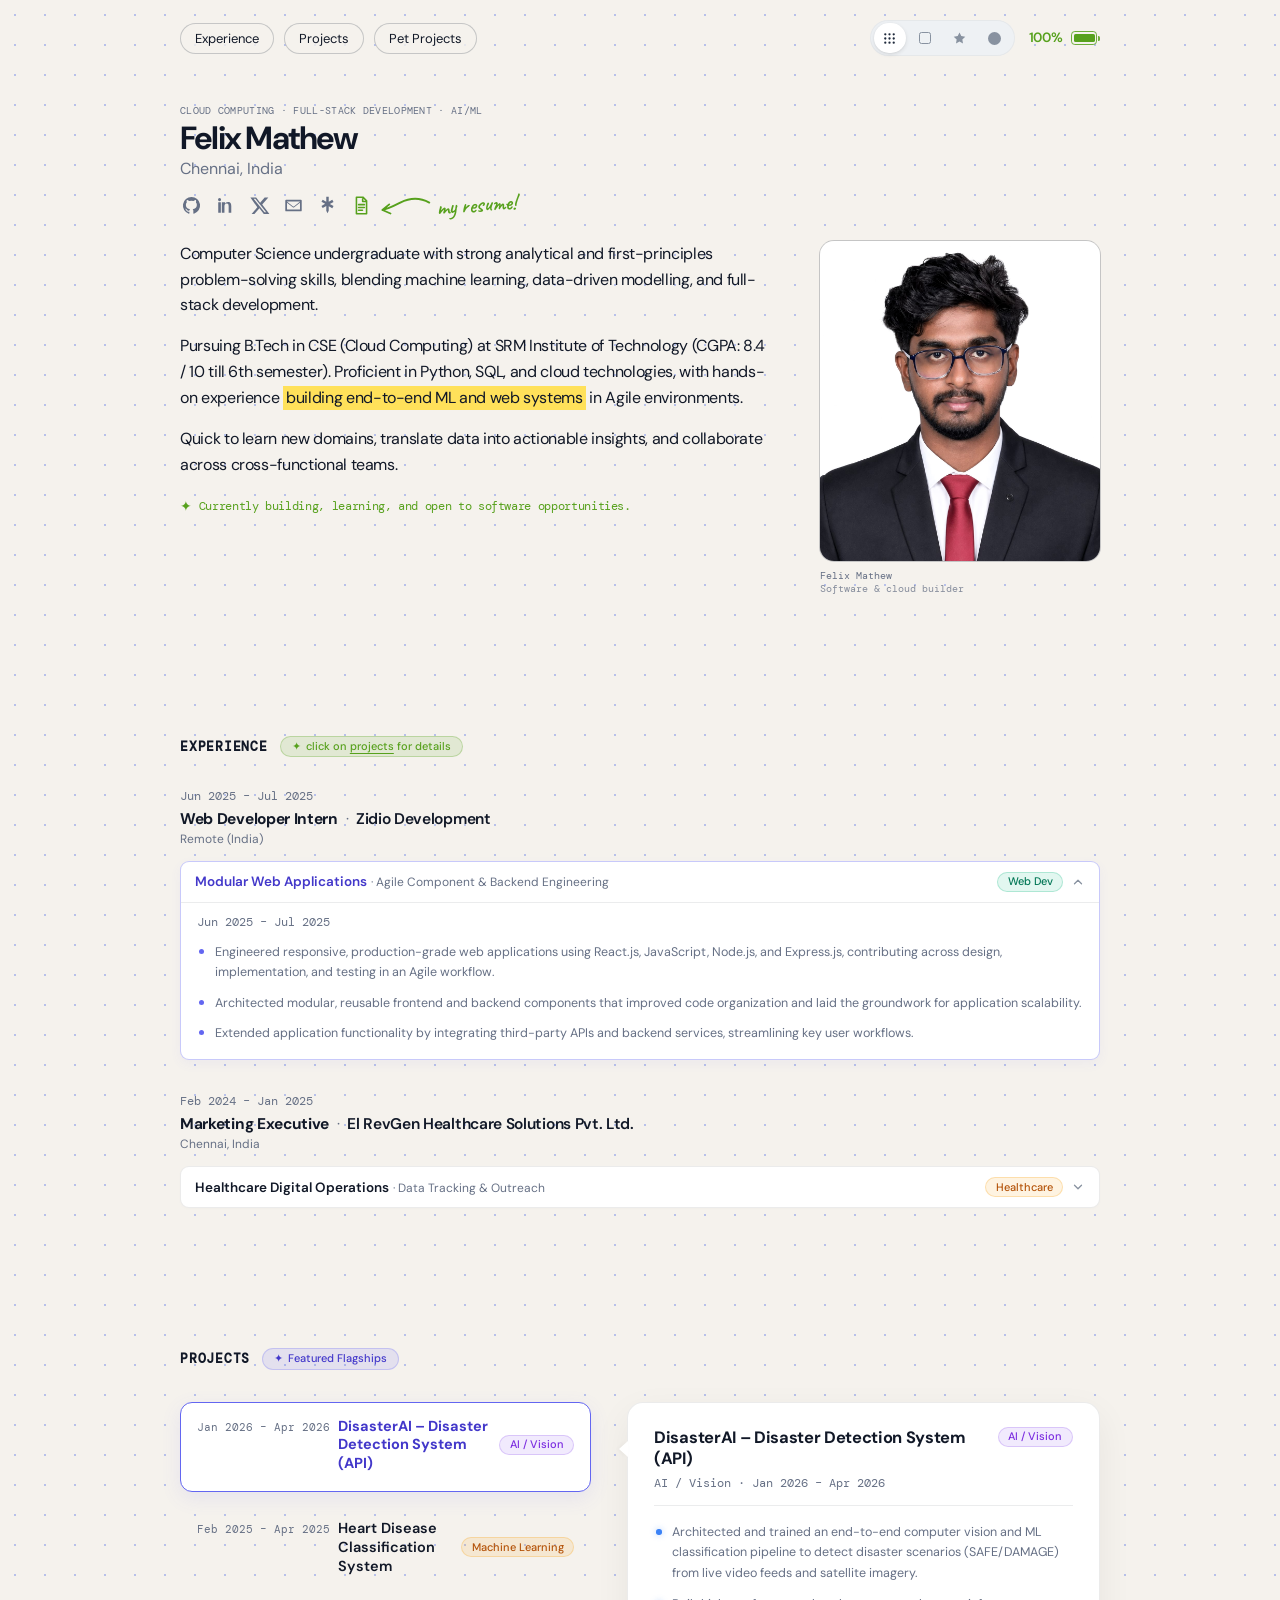
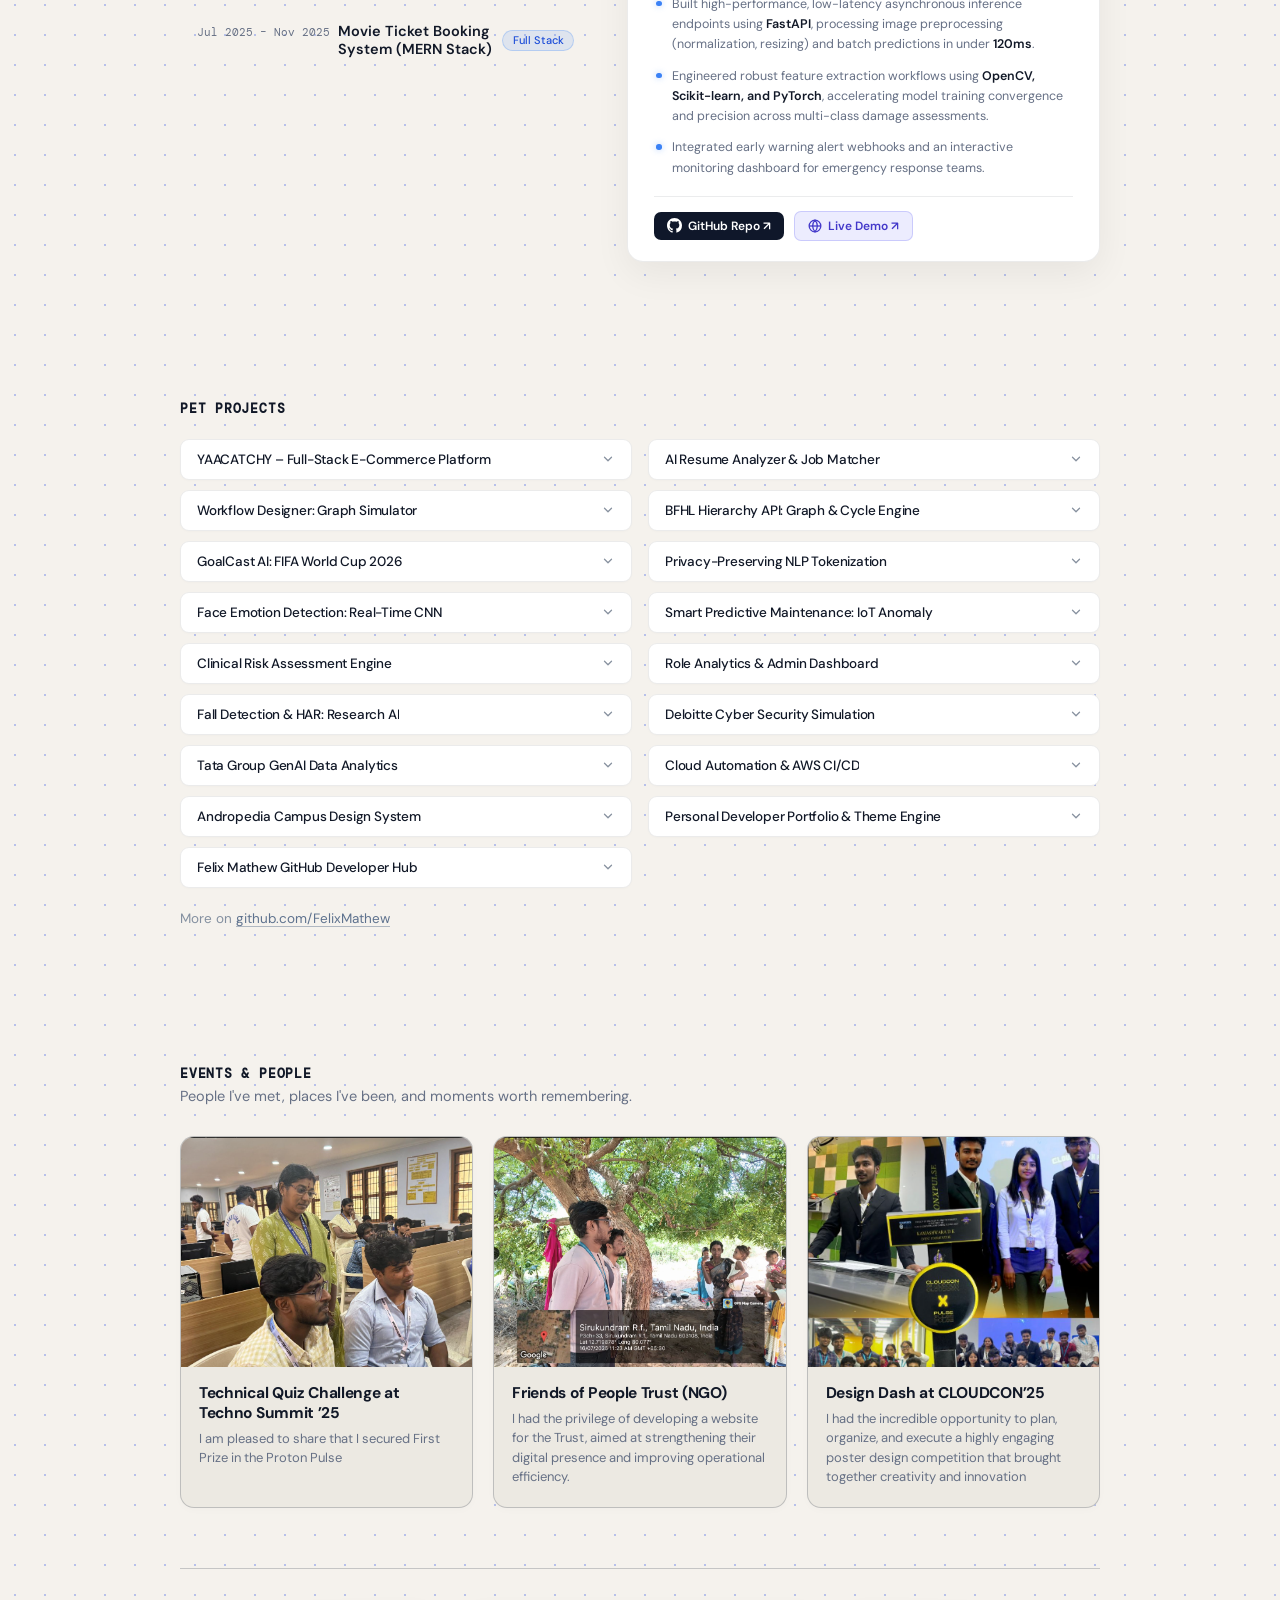
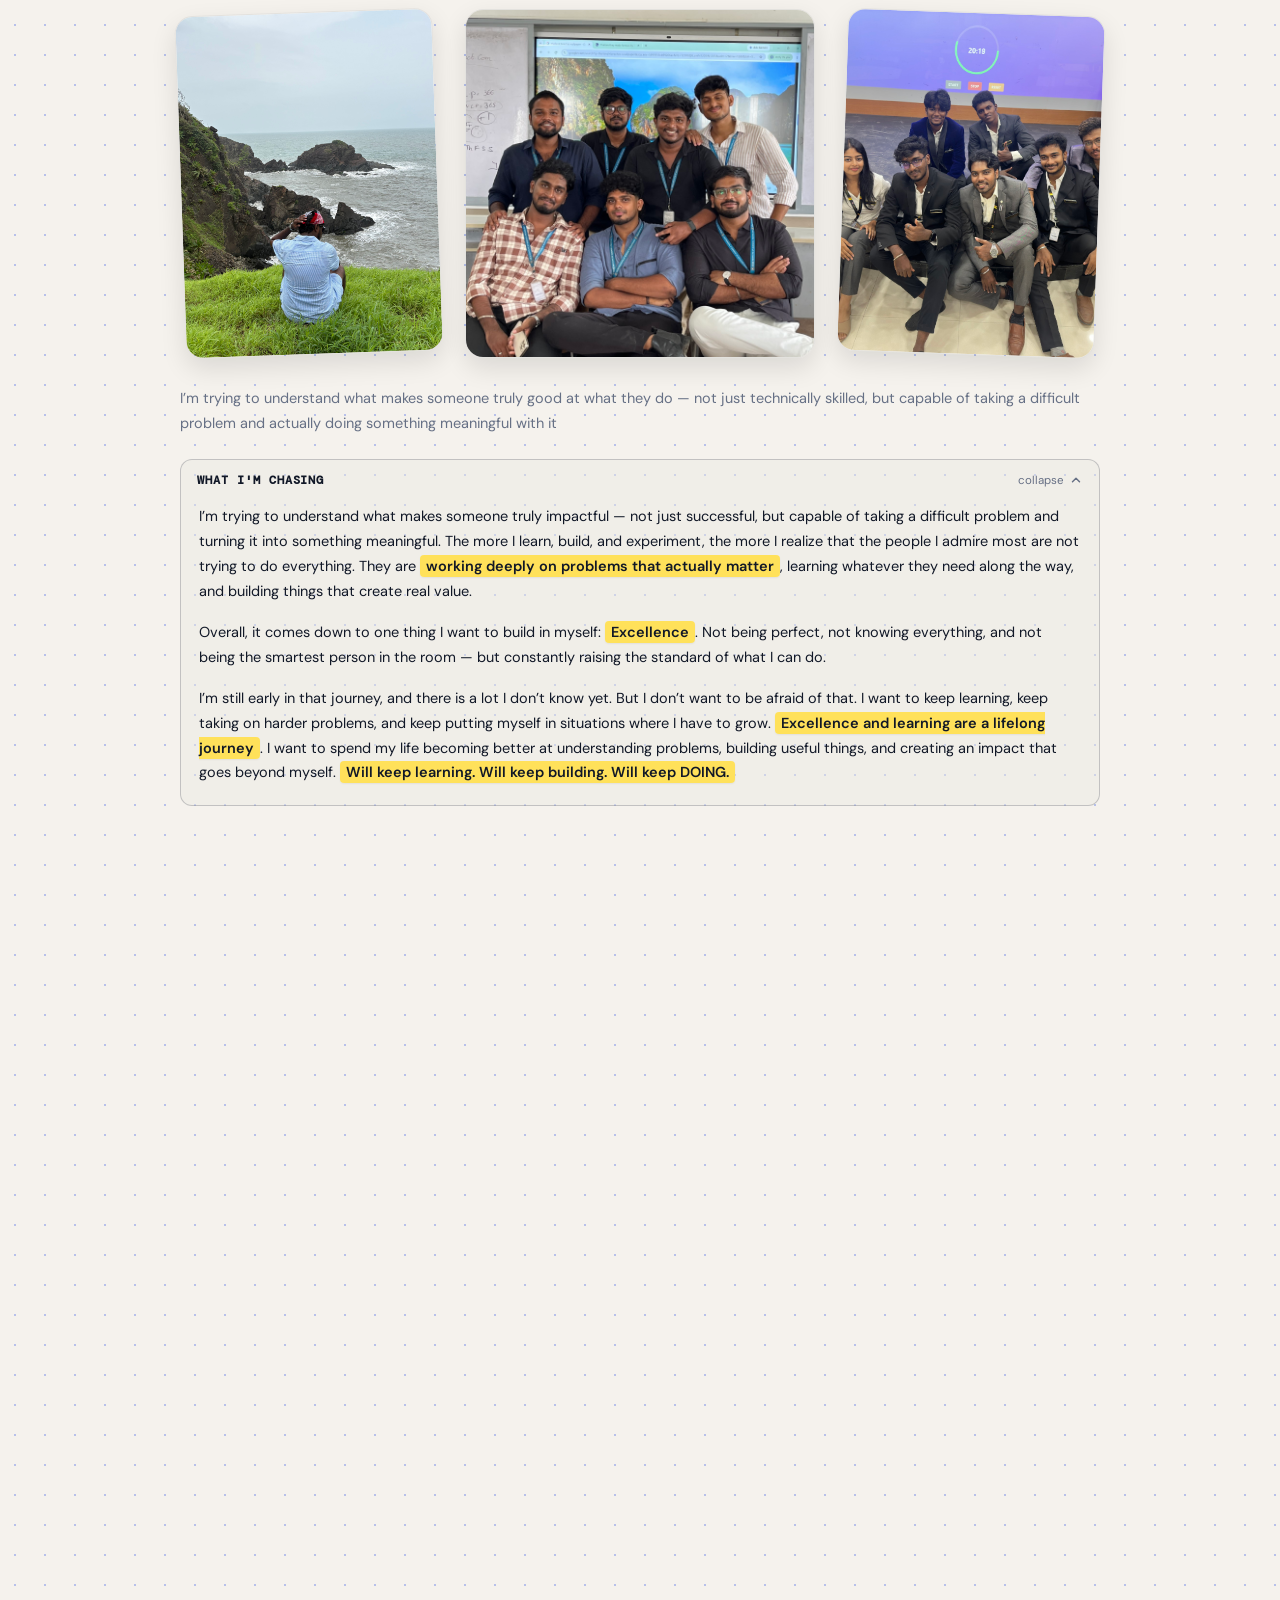
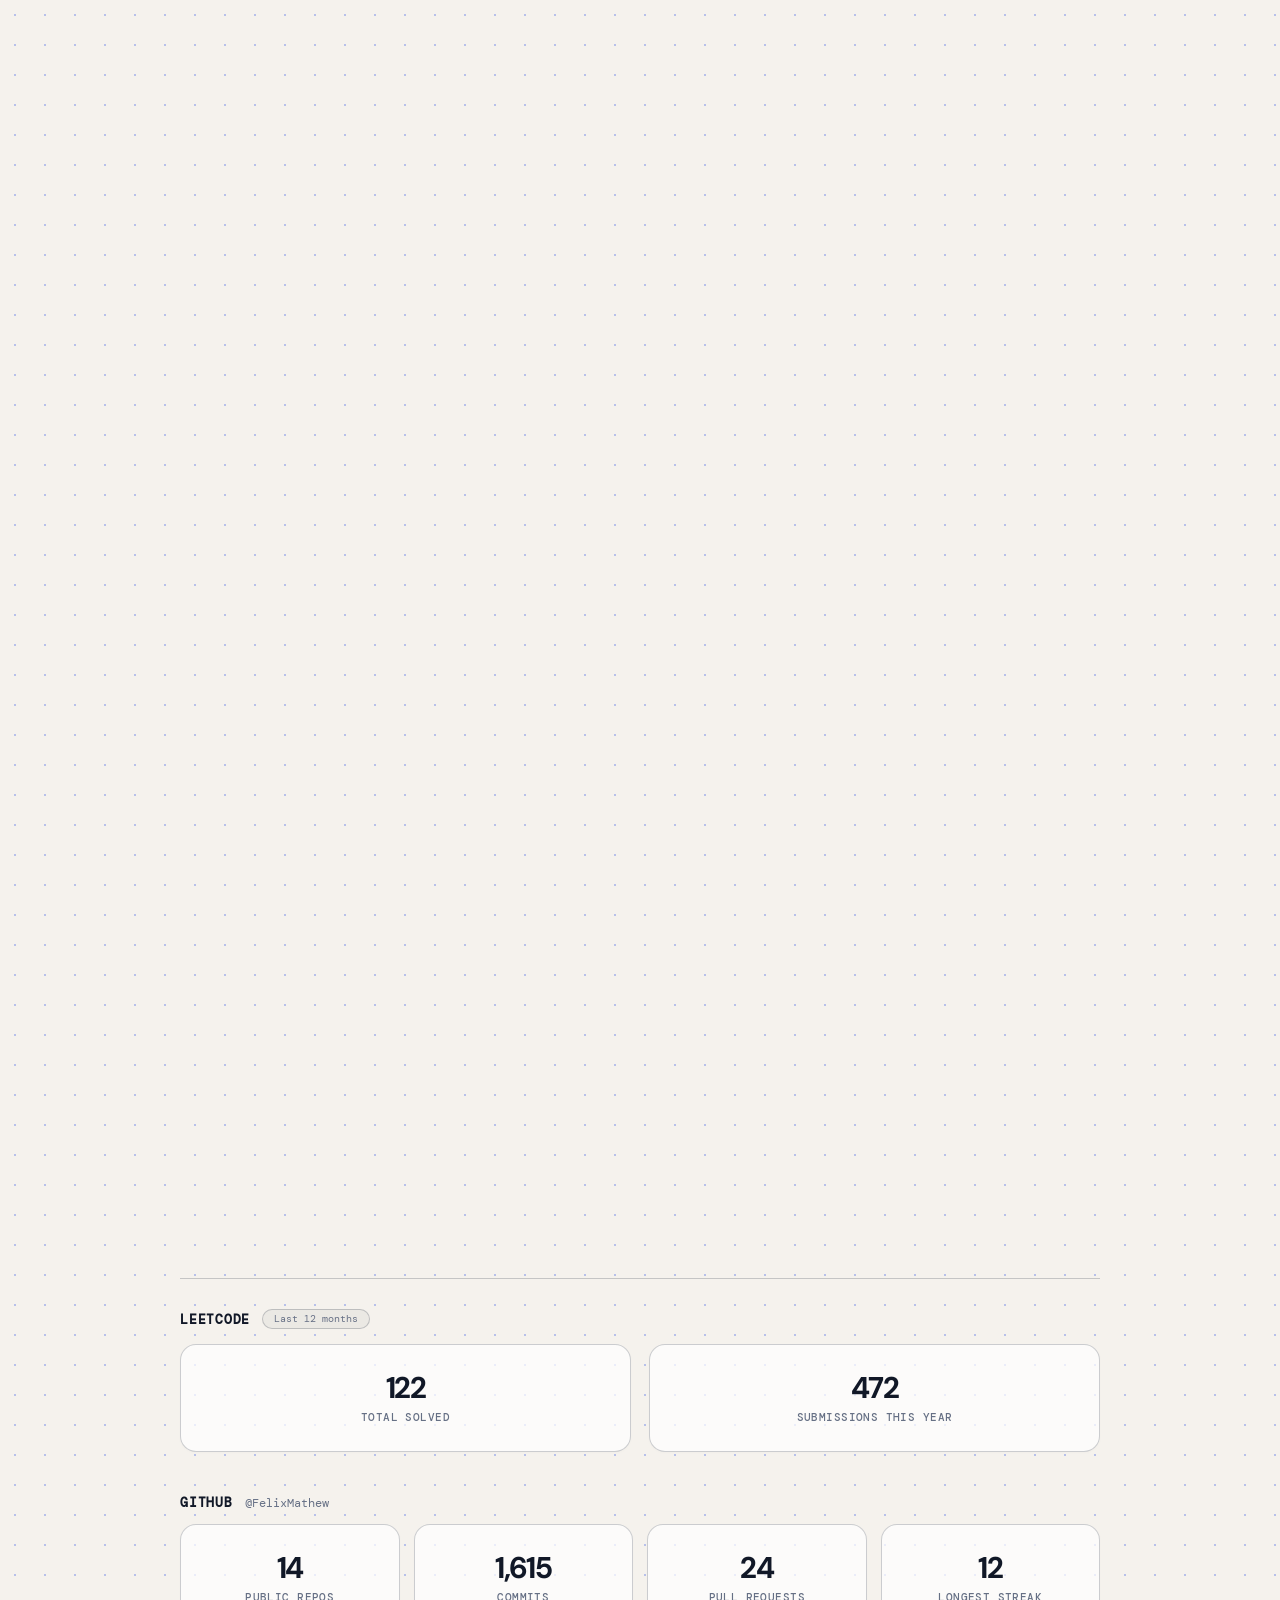
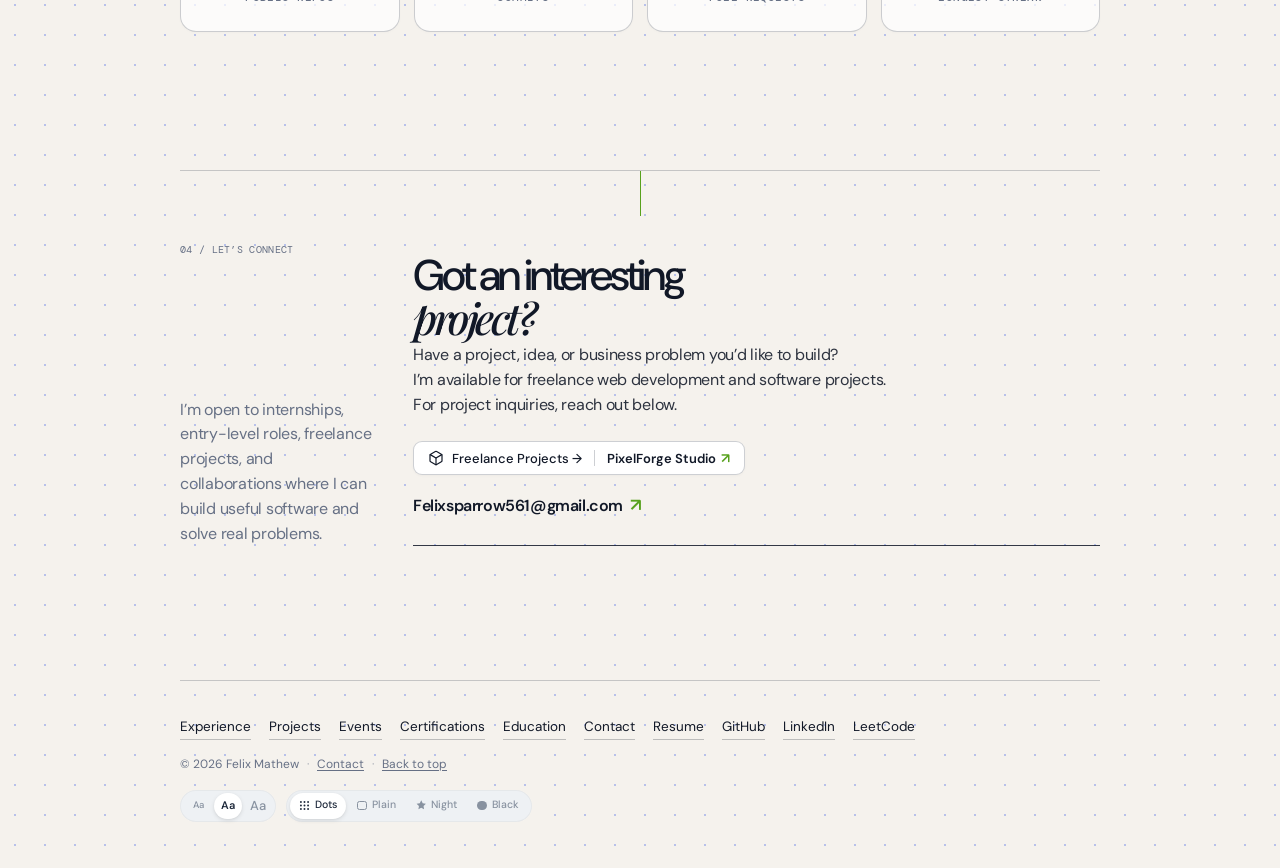
<file: index.html>
<!doctype html>
<html lang="en">
  <head>
    <meta charset="UTF-8" />
    <meta name="viewport" content="width=device-width, initial-scale=1.0" />
    <meta name="description" content="Portfolio of Felix Mathew — Cloud Computing student and full-stack developer." />
    <title>Felix Mathew — Cloud Computing & Software</title>
    <link rel="stylesheet" href="styles.css" />
  </head>
  <body data-mode="dots">
    <div class="sky" aria-hidden="true">
      <div class="moon"></div>
      <div class="shooting-star star-1"></div>
      <div class="shooting-star star-2"></div>
      <span class="twinkle-star t1"></span>
      <span class="twinkle-star t2"></span>
      <span class="twinkle-star t3"></span>
      <span class="twinkle-star t4"></span>
      <span class="twinkle-star t5"></span>
      <span class="twinkle-star t6"></span>
    </div>
    <div class="site-shell">
      <header class="topbar">
        <nav class="jump-nav" aria-label="Quick links">
          <a href="#experience">Experience</a>
          <a href="#projects">Projects</a>
          <a href="#pet-projects">Pet Projects</a>
        </nav>
        <div class="topbar-right">
          <div class="mode-control" role="group" aria-label="Appearance">
            <button class="mode-button is-active" type="button" data-mode-value="dots" aria-label="Dot grid mode" title="Dot grid">
              <svg class="icon-dots-grid" viewBox="0 0 16 16" width="13" height="13" fill="currentColor">
                <circle cx="2.8" cy="2.8" r="1.4"/>
                <circle cx="8" cy="2.8" r="1.4"/>
                <circle cx="13.2" cy="2.8" r="1.4"/>
                <circle cx="2.8" cy="8" r="1.4"/>
                <circle cx="8" cy="8" r="1.4"/>
                <circle cx="13.2" cy="8" r="1.4"/>
                <circle cx="2.8" cy="13.2" r="1.4"/>
                <circle cx="8" cy="13.2" r="1.4"/>
                <circle cx="13.2" cy="13.2" r="1.4"/>
              </svg>
            </button>
            <button class="mode-button" type="button" data-mode-value="plain" aria-label="Plain light mode" title="Plain">
              <span class="icon-square"></span>
            </button>
            <button class="mode-button" type="button" data-mode-value="night" aria-label="Night mode" title="Night">
              <svg class="icon-star-svg" viewBox="0 0 16 16" width="13" height="13" fill="currentColor">
                <path d="M8 .5l2.2 4.5 4.9.7-3.6 3.5.8 4.9L8 11.8l-4.3 2.3.8-4.9-3.6-3.5 4.9-.7L8 .5z"/>
              </svg>
            </button>
            <button class="mode-button" type="button" data-mode-value="black" aria-label="Black mode" title="Black">
              <span class="icon-moon"></span>
            </button>
          </div>

          <div class="battery-status" id="batteryStatus" title="Battery level">
            <span class="battery-percent" id="batteryPercent">84%</span>
            <div class="battery-indicator" aria-hidden="true">
              <div class="battery-shell">
                <div class="battery-bar" id="batteryLevel" style="width: 84%;"></div>
              </div>
              <div class="battery-nipple"></div>
            </div>
          </div>
        </div>
      </header>

      <main>
        <section class="intro" id="top" aria-labelledby="name">
          <div class="identity reveal">
            <p class="eyebrow">Cloud computing · Full-stack development · AI/ML</p>
            <h1 id="name">Felix Mathew</h1>
            <p class="location">India</p>
            <div class="socials" aria-label="Contact Felix">
              <a class="icon-link" href="https://github.com/FelixMathew" target="_blank" rel="noreferrer" aria-label="Felix on GitHub" title="GitHub"><svg viewBox="0 0 24 24" aria-hidden="true"><path d="M12 2.2a9.8 9.8 0 0 0-3.1 19.1c.5.1.7-.2.7-.5v-1.8c-2.8.6-3.4-1.2-3.4-1.2-.5-1.1-1.1-1.4-1.1-1.4-.9-.6.1-.6.1-.6 1 .1 1.5 1 1.5 1 .9 1.5 2.3 1.1 2.9.8.1-.6.4-1.1.7-1.4-2.3-.3-4.7-1.1-4.7-5a3.9 3.9 0 0 1 1-2.7c-.1-.3-.4-1.3.1-2.7 0 0 .8-.3 2.7 1a9.5 9.5 0 0 1 4.9 0c1.9-1.3 2.7-1 2.7-1 .5 1.4.2 2.4.1 2.7a3.9 3.9 0 0 1 1 2.7c0 3.9-2.4 4.7-4.7 5 .4.3.7 1 .7 1.9v2.8c0 .3.2.6.7.5A9.8 9.8 0 0 0 12 2.2Z"/></svg></a>
              <a class="icon-link" href="https://www.linkedin.com/in/felixmathew07" target="_blank" rel="noreferrer" aria-label="Felix on LinkedIn" title="LinkedIn"><svg viewBox="0 0 24 24" aria-hidden="true"><path d="M5.2 3.5A1.7 1.7 0 1 1 5.2 7a1.7 1.7 0 0 1 0-3.5ZM3.7 8.3h3v12h-3v-12Zm4.9 0h2.9V10c.4-.9 1.5-2 3.4-2 3.1 0 3.7 2 3.7 4.7v7.6h-3v-6.9c0-1.6 0-3.7-2.2-3.7s-2.6 1.8-2.6 3.5v7h-3v-12Z"/></svg></a>
              <span class="icon-link is-static" title="Add your X link" aria-label="X profile link to add"><svg viewBox="0 0 24 24" aria-hidden="true"><path d="M18.9 2.8h3.2l-7 8 8.2 10.8h-6.4l-5-6.5-5.7 6.5H3l6.5-7.5L1.6 2.8h6.6l4.5 6 5.2-6Zm-1.1 17 1.8-.1L7.2 4.4H5.3l12.5 15.4Z"/></svg></span>
              <a class="icon-link" href="mailto:Felixsparrow561@gmail.com" aria-label="Email Felix" title="Email"><svg viewBox="0 0 24 24" aria-hidden="true"><path d="M3.6 5.4h16.8c.6 0 1 .5 1 1v11.2c0 .6-.4 1-1 1H3.6c-.6 0-1-.4-1-1V6.4c0-.5.4-1 1-1Zm.8 2 7.1 5.7c.3.2.7.2 1 0l7.1-5.7H4.4Zm15 9.2V8.8l-6.6 5.3a1.3 1.3 0 0 1-1.6 0L4.6 8.8v7.8h14.8Z"/></svg></a>
              <a class="icon-link" href="https://linktr.ee/felixmat007" target="_blank" rel="noreferrer" aria-label="Felix's Linktree" title="Linktree"><svg viewBox="0 0 24 24" aria-hidden="true"><path d="M10.6 2h2.8v5.8l4.1-2.3 1.4 2.4-4.2 2.4 4.2 2.4-1.4 2.4-4.1-2.3V18l-1.4 2.8-1.4-2.8v-5.4l-4.1 2.3-1.4-2.4 4.2-2.4-4.2-2.4 1.4-2.4 4.1 2.3V2Z"/></svg></a>
              <a class="resume-callout" href="assets/felix-mathew-resume.pdf" target="_blank" rel="noreferrer" aria-label="Open Felix's resume"><svg class="document-icon" viewBox="0 0 24 24" aria-hidden="true"><path d="M6.2 2.5h7.4l4.2 4.1v14.9H6.2V2.5Zm7.1 1.9v3.1h3.2M8.7 11h6.6M8.7 14.2h6.6M8.7 17.4h4.4"/></svg><svg class="resume-arrow" viewBox="0 0 61 23" aria-hidden="true"><path d="M59 7.5C48 1.5 36 2 25 7.5 17.5 11.3 11.5 14.8 4 16.2M12 9.6 4 16.2l9.5 4.1"/></svg><span>my resume!</span></a>
            </div>
          </div>

          <div class="intro-grid reveal">
            <figure class="profile">
              <div class="photo-frame"><img src="assets/felix-mathew.jpeg" alt="Felix Mathew" /></div>
              <figcaption>Felix Mathew<br /><span>Software &amp; cloud builder</span></figcaption>
            </figure>
            <div class="bio">
              <p>
                Hey, I’m Felix, <mark>a Computer Science student specializing in Cloud Computing.</mark>
                I build full-stack and machine-learning systems that are useful, scalable, and grounded in real people’s needs.
              </p>
              <p>
                I’m pursuing a B.Tech in CSE Cloud Computing at SRM Institute of Technology (CGPA 8.3/10, expected 2027). My work moves between React and backend services, cloud deployment, databases, and the curious edge of AI.
              </p>
              <p>
                I enjoy translating a rough problem into a clear product: understanding the workflow, building the system end to end, and polishing the details that make it dependable. I’m especially drawn to cloud-native software, intelligent automation, and computer vision.
              </p>
              <p class="availability-note"><span>✦</span> Currently building, learning, and open to software opportunities.</p>
            </div>
          </div>
        </section>

        <section class="experience-interactive reveal" id="experience" aria-labelledby="experience-title">
          <div class="exp-header-row">
            <h2 id="experience-title" class="exp-heading">EXPERIENCE</h2>
            <div class="exp-hint-pill">
              <span class="hint-sparkle">✦</span>
              <span>click on <span class="exp-underline">projects</span> for details</span>
            </div>
          </div>

          <div class="exp-timeline-col">
            <!-- Role 1: Zidio Development -->
            <div class="exp-role-block" data-role="zidio-development">
              <div class="exp-role-date-col">Jun 2025 · Jul 2025</div>
              <h3 class="exp-role-title">Web Developer Intern <i>·</i> <span class="exp-role-company">Zidio Development</span></h3>
              <div class="exp-role-location">Remote (India)</div>
              
              <div class="exp-projects-track">
                <!-- Project 1: Modular Web Applications -->
                <div class="exp-project-card is-open" data-proj-id="modular-web-applications">
                  <div class="exp-project-header">
                    <div class="exp-project-text">
                      <span class="exp-project-name">Modular Web Applications</span>
                      <span class="exp-project-sub">· Agile Component &amp; Backend Engineering</span>
                    </div>
                    <div class="exp-project-actions">
                      <span class="domain-tag tag-web">Web Dev</span>
                      <span class="exp-chevron">
                        <svg viewBox="0 0 24 24" width="14" height="14" fill="none" stroke="currentColor" stroke-width="2.2" stroke-linecap="round" stroke-linejoin="round"><polyline points="6 9 12 15 18 9"/></svg>
                      </span>
                    </div>
                  </div>
                  <div class="exp-project-body">
                    <div class="exp-project-period">Jun 2025 · Jul 2025</div>
                    <ul class="exp-project-bullets">
                      <li>Engineered responsive, production-grade web applications using <strong>React.js, JavaScript, Node.js, and Express.js</strong>, contributing across design, implementation, and testing in an Agile workflow.</li>
                      <li>Architected modular, reusable frontend and backend components that improved code organization and laid the groundwork for application scalability.</li>
                      <li>Extended application functionality by integrating third-party APIs and backend services, streamlining key user workflows.</li>
                    </ul>
                  </div>
                </div>
              </div>
            </div>

            <!-- Role 2: El RevGen Healthcare -->
            <div class="exp-role-block" data-role="el-revgen-healthcare-solutions-pvt-ltd-">
              <div class="exp-role-date-col">Feb 2024 · Jan 2025</div>
              <h3 class="exp-role-title">Marketing Executive <i>·</i> <span class="exp-role-company">El RevGen Healthcare Solutions Pvt. Ltd.</span></h3>
              <div class="exp-role-location">Chennai, India</div>
              
              <div class="exp-projects-track">
                <!-- Project 1 -->
                <div class="exp-project-card is-open" data-proj-id="healthcare-digital-operations">
                  <div class="exp-project-header">
                    <div class="exp-project-text">
                      <span class="exp-project-name">Healthcare Digital Operations</span>
                      <span class="exp-project-sub">· Data Tracking &amp; Outreach</span>
                    </div>
                    <div class="exp-project-actions">
                      <span class="domain-tag tag-health">Healthcare</span>
                      <span class="exp-chevron">
                        <svg viewBox="0 0 24 24" width="14" height="14" fill="none" stroke="currentColor" stroke-width="2.2" stroke-linecap="round" stroke-linejoin="round"><polyline points="6 9 12 15 18 9"/></svg>
                      </span>
                    </div>
                  </div>
                  <div class="exp-project-body">
                    <div class="exp-project-period">Feb 2024 · Jan 2025</div>
                    <ul class="exp-project-bullets">
                      <li>Drove digital marketing and client engagement initiatives for healthcare services, managing outreach and lead generation.</li>
                      <li>Executed data tracking and performance-reporting campaigns that informed and enabled data-driven decision-making.</li>
                      <li>Partnered with cross-functional teams to maintain accurate documentation and ensure compliant, on-time execution.</li>
                    </ul>
                  </div>
                </div>
              </div>
            </div>
          </div>
        </section>

        <!-- Featured Projects Section (The 3 Flagship Projects Showcase - Exactly like Image 2) -->
        <section class="featured-projects-section reveal" id="projects" aria-labelledby="projects-heading">
          <div class="fp-header-row">
            <h2 id="projects-heading" class="fp-heading">PROJECTS</h2>
            <span class="fp-hint-pill"><span class="hint-sparkle">✦</span> Featured Flagships</span>
          </div>

          <div class="fp-layout-grid">
            <!-- Left: Project Selection List -->
            <div class="fp-list-col" id="featuredProjectsList">
              <!-- Project 1 -->
              <div class="fp-project-row is-active" data-proj-id="disaster-ai-solutions" tabindex="0">
                <div class="fp-row-date">Jan 2026 – Apr 2026</div>
                <div class="fp-row-content">
                  <div class="fp-row-title-wrap">
                    <span class="fp-row-title">DisasterAI – Disaster Detection System (API)</span>
                    <span class="domain-tag tag-ai">AI / Vision</span>
                  </div>
                  <div class="fp-row-sub">Machine Learning-Based Disaster Detection System · FastAPI &amp; Computer Vision</div>
                </div>
              </div>

              <!-- Project 2 -->
              <div class="fp-project-row" data-proj-id="heart-disease-classification" tabindex="0">
                <div class="fp-row-date">Feb 2025 – Apr 2025</div>
                <div class="fp-row-content">
                  <div class="fp-row-title-wrap">
                    <span class="fp-row-title">Heart Disease Classification System</span>
                    <span class="domain-tag tag-health">Machine Learning</span>
                  </div>
                  <div class="fp-row-sub">Clinical Predictive Analytics &amp; Health Risk Classification</div>
                </div>
              </div>

              <!-- Project 3 -->
              <div class="fp-project-row" data-proj-id="movie-ticket-booking-system" tabindex="0">
                <div class="fp-row-date">Jul 2025 – Nov 2025</div>
                <div class="fp-row-content">
                  <div class="fp-row-title-wrap">
                    <span class="fp-row-title">Movie Ticket Booking System (MERN Stack)</span>
                    <span class="domain-tag tag-fullstack">Full Stack</span>
                  </div>
                  <div class="fp-row-sub">Scalable MERN Architecture &amp; Real-Time Seat Reservation Engine</div>
                </div>
              </div>
            </div>

            <!-- Right: Interactive Floating Detail Card (Matching Image 2 Reference) -->
            <div class="fp-detail-col">
              <div class="fp-detail-card" id="fpDetailCard">
                <div class="fp-card-caret" id="fpCardCaret"></div>

                <div class="fp-card-header">
                  <div class="fp-card-title-wrap">
                    <h3 class="fp-card-title" id="fpCardTitle">DisasterAI – Disaster Detection System (API)</h3>
                    <span class="domain-tag tag-ai" id="fpCardTag">AI / Vision</span>
                  </div>
                  <p class="fp-card-meta" id="fpCardMeta">FastAPI · PyTorch · OpenCV · Jan 2026 – Apr 2026</p>
                </div>

                <div class="fp-card-body">
                  <ul class="fp-card-bullets" id="fpCardBullets">
                    <li>Architected and trained an end-to-end computer vision and ML classification pipeline to detect disaster scenarios (SAFE/DAMAGE) from live video feeds and satellite imagery.</li>
                    <li>Built high-performance, low-latency asynchronous inference endpoints using <strong>FastAPI</strong>, processing image preprocessing (normalization, resizing) and batch predictions in under <strong>120ms</strong>.</li>
                    <li>Engineered robust feature extraction workflows using <strong>OpenCV, Scikit-learn, and PyTorch</strong>, accelerating model training convergence and precision across multi-class damage assessments.</li>
                    <li>Integrated early warning alert webhooks and an interactive monitoring dashboard for emergency response teams.</li>
                  </ul>
                </div>

                <div class="fp-card-actions">
                  <a href="https://github.com/FelixMathew/disaster-ai-solutions" target="_blank" rel="noreferrer" class="fp-card-link fp-link-github" id="fpCardGithubLink">
                    <svg width="15" height="15" viewBox="0 0 24 24" fill="currentColor"><path d="M12 0C5.37 0 0 5.37 0 12c0 5.31 3.435 9.795 8.205 11.385.6.105.825-.255.825-.57 0-.285-.015-1.23-.015-2.235-3.015.555-3.795-.735-4.035-1.41-.135-.345-.72-1.41-1.23-1.695-.42-.225-1.02-.78-.015-.795.945-.015 1.62.87 1.845 1.23 1.08 1.815 2.805 1.305 3.495.99.105-.78.42-1.305.765-1.605-2.67-.3-5.46-1.335-5.46-5.925 0-1.305.465-2.385 1.23-3.225-.12-.3-.54-1.53.12-3.18 0 0 1.005-.315 3.3 1.23.96-.27 1.98-.405 3-.405s2.04.135 3 .405c2.295-1.56 3.3-1.23 3.3-1.23.66 1.65.24 2.88.12 3.18.765.84 1.23 1.905 1.23 3.225 0 4.605-2.805 5.625-5.475 5.925.435.375.81 1.095.81 2.22 0 1.605-.015 2.895-.015 3.3 0 .315.225.69.825.57A12.02 12.02 0 0024 12c0-6.63-5.37-12-12-12z"/></svg>
                    <span>GitHub Repo ↗</span>
                  </a>
                  <a href="https://disaster-ai-solutions.vercel.app" target="_blank" rel="noreferrer" class="fp-card-link fp-link-live" id="fpCardLiveLink">
                    <svg width="14" height="14" viewBox="0 0 24 24" fill="none" stroke="currentColor" stroke-width="2.2"><circle cx="12" cy="12" r="10"/><line x1="2" y1="12" x2="22" y2="12"/><path d="M12 2a15.3 15.3 0 0 1 4 10 15.3 15.3 0 0 1-4 10 15.3 15.3 0 0 1-4-10 15.3 15.3 0 0 1 4-10z"/></svg>
                    <span>Live Demo ↗</span>
                  </a>
                </div>
              </div>
            </div>
          </div>
        </section>

        <!-- Pet Projects Section -->
        <section class="pet-projects-section reveal" id="pet-projects" aria-labelledby="pet-projects-title">
          <div class="pet-projects-header">
            <h2 id="pet-projects-title" class="pet-projects-heading">PET PROJECTS</h2>
          </div>

          <div class="pet-projects-grid">

            <!-- 2. AI Resume Analyzer -->
            <div class="pet-card">
              <div class="pet-card-summary">
                <h3 class="pet-card-title">AI Resume Analyzer &amp; Job Matcher</h3>
                <span class="pet-card-chevron"><svg viewBox="0 0 24 24" width="14" height="14" fill="none" stroke="currentColor" stroke-width="2.2" stroke-linecap="round" stroke-linejoin="round"><polyline points="6 9 12 15 18 9"/></svg></span>
              </div>
              <div class="pet-card-body">
                <p class="pet-card-desc">Web-based NLP platform that evaluates candidate resumes, extracts structured competencies, scores job match compatibility, and suggests career improvements.</p>
                <ul class="pet-card-bullets">
                  <li>Parses PDF/DOCX resumes and computes semantic similarity against job descriptions using NLP embeddings.</li>
                  <li>Provides section-by-section scoring, skill gap identification, and ATS optimization tips.</li>
                  <li>Interactive TypeScript and React dashboard with instant exportable analysis reports.</li>
                </ul>
                <div class="pet-tech-pills"><span>TypeScript</span><span>NLP</span><span>React</span><span>Python</span><span>Machine Learning</span><span>TailwindCSS</span></div>
                <div class="pet-card-links"><a href="https://github.com/FelixMathew/AI-Resume-Analyzer-Job-Matcher" target="_blank" rel="noreferrer">GitHub</a><a href="https://github.com/FelixMathew/AI-Resume-Analyzer-Job-Matcher" target="_blank" rel="noreferrer">Live</a></div>
              </div>
            </div>

            <!-- 3. Workflow Designer -->
            <div class="pet-card">
              <div class="pet-card-summary">
                <h3 class="pet-card-title">Workflow Designer: Graph Simulator</h3>
                <span class="pet-card-chevron"><svg viewBox="0 0 24 24" width="14" height="14" fill="none" stroke="currentColor" stroke-width="2.2" stroke-linecap="round" stroke-linejoin="round"><polyline points="6 9 12 15 18 9"/></svg></span>
              </div>
              <div class="pet-card-body">
                <p class="pet-card-desc">Interactive canvas-based workflow builder and execution simulator built with React Flow and Zustand state architecture.</p>
                <ul class="pet-card-bullets">
                  <li>Visual drag-and-drop canvas for composing branching logic, API nodes, and trigger conditions.</li>
                  <li>Real-time workflow simulation with step-by-step state visualization and cycle validation.</li>
                  <li>High-performance reactive state management with Zustand and TypeScript.</li>
                </ul>
                <div class="pet-tech-pills"><span>TypeScript</span><span>React Flow</span><span>Zustand</span><span>React</span><span>Vite</span><span>TailwindCSS</span></div>
                <div class="pet-card-links"><a href="https://github.com/FelixMathew/workflow-designer" target="_blank" rel="noreferrer">GitHub</a><a href="https://workflow-designer-mocha.vercel.app" target="_blank" rel="noreferrer">Live</a></div>
              </div>
            </div>

            <!-- 4. BFHL Hierarchy REST API -->
            <div class="pet-card">
              <div class="pet-card-summary">
                <h3 class="pet-card-title">BFHL Hierarchy API: Graph &amp; Cycle Engine</h3>
                <span class="pet-card-chevron"><svg viewBox="0 0 24 24" width="14" height="14" fill="none" stroke="currentColor" stroke-width="2.2" stroke-linecap="round" stroke-linejoin="round"><polyline points="6 9 12 15 18 9"/></svg></span>
              </div>
              <div class="pet-card-body">
                <p class="pet-card-desc">High-throughput Node.js backend system that processes hierarchical node relationships, validates DAG constraints, and computes tree insights.</p>
                <ul class="pet-card-bullets">
                  <li>Detects cyclic dependencies using depth-first graph traversal algorithms.</li>
                  <li>Computes node depths, ancestor paths, and subtree weights via optimized REST endpoints.</li>
                  <li>Deployed with interactive frontend testing client on Vercel.</li>
                </ul>
                <div class="pet-tech-pills"><span>Node.js</span><span>Express.js</span><span>JavaScript</span><span>REST API</span><span>Graph Algorithms</span><span>Vercel</span></div>
                <div class="pet-card-links"><a href="https://github.com/FelixMathew/bfhl-hierarchy-api" target="_blank" rel="noreferrer">GitHub</a><a href="https://bfhl-hierarchy-api.vercel.app" target="_blank" rel="noreferrer">Live</a></div>
              </div>
            </div>

            <!-- 5. GoalCast AI FIFA 2026 -->
            <div class="pet-card">
              <div class="pet-card-summary">
                <h3 class="pet-card-title">GoalCast AI: FIFA World Cup 2026</h3>
                <span class="pet-card-chevron"><svg viewBox="0 0 24 24" width="14" height="14" fill="none" stroke="currentColor" stroke-width="2.2" stroke-linecap="round" stroke-linejoin="round"><polyline points="6 9 12 15 18 9"/></svg></span>
              </div>
              <div class="pet-card-body">
                <p class="pet-card-desc">AI-powered football match outcome prediction system for the FIFA World Cup 2026 combining player form analytics, historical stats, and ML models.</p>
                <ul class="pet-card-bullets">
                  <li>Trained ensemble classification models (XGBoost, Random Forest) on decades of international match telemetry.</li>
                  <li>Generates probabilistic win/draw/loss matrices, scoreline simulations, and tournament bracket projections.</li>
                  <li>Automated feature engineering tracking Elo ratings, injury impact, and squad depth.</li>
                </ul>
                <div class="pet-tech-pills"><span>Python</span><span>XGBoost</span><span>Scikit-learn</span><span>Pandas</span><span>NumPy</span><span>Streamlit</span></div>
                <div class="pet-card-links"><a href="https://github.com/FelixMathew/goalcast-ai-fifa-2026-prediction-system" target="_blank" rel="noreferrer">GitHub</a><a href="https://github.com/FelixMathew/goalcast-ai-fifa-2026-prediction-system" target="_blank" rel="noreferrer">Live</a></div>
              </div>
            </div>

            <!-- 6. Privacy-Preserving NLP Tokenizer -->
            <div class="pet-card">
              <div class="pet-card-summary">
                <h3 class="pet-card-title">Privacy-Preserving NLP Tokenization</h3>
                <span class="pet-card-chevron"><svg viewBox="0 0 24 24" width="14" height="14" fill="none" stroke="currentColor" stroke-width="2.2" stroke-linecap="round" stroke-linejoin="round"><polyline points="6 9 12 15 18 9"/></svg></span>
              </div>
              <div class="pet-card-body">
                <p class="pet-card-desc">Enterprise security pipeline detecting and masking Personally Identifiable Information (PII) across banking, healthcare, and educational datasets.</p>
                <ul class="pet-card-bullets">
                  <li>Implements Named Entity Recognition (NER) models to locate SSNs, credit cards, medical IDs, and names.</li>
                  <li>Generates deterministic, reversible cryptographic tokens ensuring compliance with GDPR and HIPAA.</li>
                  <li>High-throughput batch processing architecture capable of sanitizing large text corpora.</li>
                </ul>
                <div class="pet-tech-pills"><span>Python</span><span>spaCy</span><span>NLP</span><span>Cryptography</span><span>Data Privacy</span><span>Regex</span></div>
                <div class="pet-card-links"><a href="https://github.com/FelixMathew/privacy-preserving-nlp-tokenization-system" target="_blank" rel="noreferrer">GitHub</a><a href="https://github.com/FelixMathew/privacy-preserving-nlp-tokenization-system" target="_blank" rel="noreferrer">Live</a></div>
              </div>
            </div>


            <!-- 9. Face Emotion Detection -->
            <div class="pet-card">
              <div class="pet-card-summary">
                <h3 class="pet-card-title">Face Emotion Detection: Real-Time CNN</h3>
                <span class="pet-card-chevron"><svg viewBox="0 0 24 24" width="14" height="14" fill="none" stroke="currentColor" stroke-width="2.2" stroke-linecap="round" stroke-linejoin="round"><polyline points="6 9 12 15 18 9"/></svg></span>
              </div>
              <div class="pet-card-body">
                <p class="pet-card-desc">Computer vision pipeline that detects human emotional states from live camera streams in real time.</p>
                <ul class="pet-card-bullets">
                  <li>Built Convolutional Neural Network (CNN) trained on facial expression datasets.</li>
                  <li>Utilizes OpenCV Haar Cascades for multi-face localization and bounding box tracking.</li>
                  <li>Classifies emotions (happy, sad, angry, surprised, neutral) with low latency.</li>
                </ul>
                <div class="pet-tech-pills"><span>Python</span><span>OpenCV</span><span>TensorFlow</span><span>Keras</span><span>CNN</span><span>Deep Learning</span></div>
                <div class="pet-card-links"><a href="https://github.com/FelixMathew/Face-Emotion-detection-main" target="_blank" rel="noreferrer">GitHub</a><a href="https://github.com/FelixMathew/Face-Emotion-detection-main" target="_blank" rel="noreferrer">Live</a></div>
              </div>
            </div>

            <!-- 10. Smart Predictive Maintenance -->
            <div class="pet-card">
              <div class="pet-card-summary">
                <h3 class="pet-card-title">Smart Predictive Maintenance: IoT Anomaly</h3>
                <span class="pet-card-chevron"><svg viewBox="0 0 24 24" width="14" height="14" fill="none" stroke="currentColor" stroke-width="2.2" stroke-linecap="round" stroke-linejoin="round"><polyline points="6 9 12 15 18 9"/></svg></span>
              </div>
              <div class="pet-card-body">
                <p class="pet-card-desc">Industrial IoT telemetry analysis platform detecting mechanical degradation before equipment failure occurs.</p>
                <ul class="pet-card-bullets">
                  <li>Analyzes sensor time-series streams for temperature, vibration, and pressure anomalies.</li>
                  <li>Implements isolation forests and autoencoders for unsupervised outlier detection.</li>
                  <li>Provides maintenance alert triggers and estimated Remaining Useful Life (RUL).</li>
                </ul>
                <div class="pet-tech-pills"><span>Python</span><span>Time Series</span><span>Scikit-learn</span><span>IoT Telemetry</span><span>Pandas</span></div>
                <div class="pet-card-links"><a href="https://github.com/FelixMathew/Smart-Predictive-Maintenance" target="_blank" rel="noreferrer">GitHub</a><a href="https://github.com/FelixMathew/Smart-Predictive-Maintenance" target="_blank" rel="noreferrer">Live</a></div>
              </div>
            </div>

            <!-- 11. Heart Failure Predictor Master -->
            <div class="pet-card">
              <div class="pet-card-summary">
                <h3 class="pet-card-title">Clinical Risk Assessment Engine</h3>
                <span class="pet-card-chevron"><svg viewBox="0 0 24 24" width="14" height="14" fill="none" stroke="currentColor" stroke-width="2.2" stroke-linecap="round" stroke-linejoin="round"><polyline points="6 9 12 15 18 9"/></svg></span>
              </div>
              <div class="pet-card-body">
                <p class="pet-card-desc">Statistical modeling and healthcare feature importance evaluation platform for cardiovascular metrics.</p>
                <ul class="pet-card-bullets">
                  <li>Automated exploratory data analysis (EDA) and clinical correlation matrix computation.</li>
                  <li>Feature selection pipelines identifying critical risk factors in patient cohorts.</li>
                  <li>Interactive notebook analysis for medical researchers and students.</li>
                </ul>
                <div class="pet-tech-pills"><span>Python</span><span>Jupyter</span><span>Seaborn</span><span>Statistical Modeling</span><span>Biomedical ML</span></div>
                <div class="pet-card-links"><a href="https://github.com/FelixMathew/Heart-failure-predictor-master" target="_blank" rel="noreferrer">GitHub</a><a href="https://github.com/FelixMathew/Heart-failure-predictor-master" target="_blank" rel="noreferrer">Live</a></div>
              </div>
            </div>

            <!-- 12. User Management Dashboard -->
            <div class="pet-card">
              <div class="pet-card-summary">
                <h3 class="pet-card-title">Role Analytics &amp; Admin Dashboard</h3>
                <span class="pet-card-chevron"><svg viewBox="0 0 24 24" width="14" height="14" fill="none" stroke="currentColor" stroke-width="2.2" stroke-linecap="round" stroke-linejoin="round"><polyline points="6 9 12 15 18 9"/></svg></span>
              </div>
              <div class="pet-card-body">
                <p class="pet-card-desc">Responsive administrative web portal for role permissions, user search/filtering, and session telemetry.</p>
                <ul class="pet-card-bullets">
                  <li>Dynamic filtering, sorting, pagination, and multi-field search across 10,000+ records.</li>
                  <li>Middleware logging and client-side performance caching for sub-100ms UI responses.</li>
                  <li>Built with modular TypeScript components and strict type safety.</li>
                </ul>
                <div class="pet-tech-pills"><span>TypeScript</span><span>React</span><span>REST API</span><span>TailwindCSS</span><span>State Management</span></div>
                <div class="pet-card-links"><a href="https://github.com/FelixMathew/RA2311028020016" target="_blank" rel="noreferrer">GitHub</a><a href="https://github.com/FelixMathew/RA2311028020016" target="_blank" rel="noreferrer">Live</a></div>
              </div>
            </div>

            <!-- 13. YAACATCHY E-Commerce Platform -->
            <div class="pet-card">
              <div class="pet-card-summary">
                <h3 class="pet-card-title">YAACATCHY: Full-Stack E-Commerce</h3>
                <span class="pet-card-chevron"><svg viewBox="0 0 24 24" width="14" height="14" fill="none" stroke="currentColor" stroke-width="2.2" stroke-linecap="round" stroke-linejoin="round"><polyline points="6 9 12 15 18 9"/></svg></span>
              </div>
              <div class="pet-card-body">
                <p class="pet-card-desc">Full-stack modern online store featuring product catalog, cart persistence, checkout, and inventory tracking.</p>
                <ul class="pet-card-bullets">
                  <li>Integrated payment gateway webhooks and dynamic order status updates.</li>
                  <li>Responsive UI with client-side optimistic UI state and fast page transitions.</li>
                  <li>RESTful backend with Supabase database queries and secure session management.</li>
                </ul>
                <div class="pet-tech-pills"><span>React</span><span>TypeScript</span><span>Supabase</span><span>REST APIs</span><span>Razorpay</span><span>Node.js</span></div>
                <div class="pet-card-links"><a href="https://github.com/FelixMathew" target="_blank" rel="noreferrer">GitHub</a><a href="https://github.com/FelixMathew" target="_blank" rel="noreferrer">Live</a></div>
              </div>
            </div>

            <!-- 14. Human Activity Recognition -->
            <div class="pet-card">
              <div class="pet-card-summary">
                <h3 class="pet-card-title">Fall Detection &amp; HAR: Research AI</h3>
                <span class="pet-card-chevron"><svg viewBox="0 0 24 24" width="14" height="14" fill="none" stroke="currentColor" stroke-width="2.2" stroke-linecap="round" stroke-linejoin="round"><polyline points="6 9 12 15 18 9"/></svg></span>
              </div>
              <div class="pet-card-body">
                <p class="pet-card-desc">Deep learning model architecture for automated fall identification from ambient surveillance video.</p>
                <ul class="pet-card-bullets">
                  <li>Spatiotemporal feature extraction using 3D CNNs and recurrent temporal layers.</li>
                  <li>High sensitivity on emergency fall sequences with low false alarm rates.</li>
                  <li>Research publication paper under peer review for ICNPCV 2026.</li>
                </ul>
                <div class="pet-tech-pills"><span>Python</span><span>PyTorch</span><span>Computer Vision</span><span>Deep Learning</span><span>Research</span></div>
                <div class="pet-card-links"><a href="https://github.com/FelixMathew" target="_blank" rel="noreferrer">GitHub</a><a href="https://github.com/FelixMathew" target="_blank" rel="noreferrer">Live</a></div>
              </div>
            </div>

            <!-- 15. Deloitte Cyber Simulation -->
            <div class="pet-card">
              <div class="pet-card-summary">
                <h3 class="pet-card-title">Deloitte Cyber Security Simulation</h3>
                <span class="pet-card-chevron"><svg viewBox="0 0 24 24" width="14" height="14" fill="none" stroke="currentColor" stroke-width="2.2" stroke-linecap="round" stroke-linejoin="round"><polyline points="6 9 12 15 18 9"/></svg></span>
              </div>
              <div class="pet-card-body">
                <p class="pet-card-desc">Simulated cybersecurity threat assessment, log triage, and incident response architecture.</p>
                <ul class="pet-card-bullets">
                  <li>Analyzed network packet captures and authentication logs to identify unauthorized lateral movement.</li>
                  <li>Formulated remediation strategy and incident response playbook for enterprise stakeholders.</li>
                  <li>Hardened network perimeter policies and IAM role configurations.</li>
                </ul>
                <div class="pet-tech-pills"><span>Cybersecurity</span><span>Log Analysis</span><span>Incident Response</span><span>IAM</span><span>Network Defense</span></div>
                <div class="pet-card-links"><a href="https://github.com/FelixMathew" target="_blank" rel="noreferrer">GitHub</a><a href="https://github.com/FelixMathew" target="_blank" rel="noreferrer">Live</a></div>
              </div>
            </div>

            <!-- 16. Tata Group GenAI Analytics -->
            <div class="pet-card">
              <div class="pet-card-summary">
                <h3 class="pet-card-title">Tata Group GenAI Data Analytics</h3>
                <span class="pet-card-chevron"><svg viewBox="0 0 24 24" width="14" height="14" fill="none" stroke="currentColor" stroke-width="2.2" stroke-linecap="round" stroke-linejoin="round"><polyline points="6 9 12 15 18 9"/></svg></span>
              </div>
              <div class="pet-card-body">
                <p class="pet-card-desc">Generative AI-powered exploratory data analysis and executive insight generation framework.</p>
                <ul class="pet-card-bullets">
                  <li>Leveraged LLM prompt engineering and vector embeddings to extract actionable retail business metrics.</li>
                  <li>Automated visualization dashboard synthesis from raw transactional databases.</li>
                  <li>Built executive summary briefing generation pipelines.</li>
                </ul>
                <div class="pet-tech-pills"><span>GenAI</span><span>Data Analytics</span><span>Prompt Engineering</span><span>Python</span><span>Business Intelligence</span></div>
                <div class="pet-card-links"><a href="https://github.com/FelixMathew" target="_blank" rel="noreferrer">GitHub</a><a href="https://github.com/FelixMathew" target="_blank" rel="noreferrer">Live</a></div>
              </div>
            </div>

            <!-- 17. Cloud Infrastructure Automation -->
            <div class="pet-card">
              <div class="pet-card-summary">
                <h3 class="pet-card-title">Cloud Automation &amp; AWS CI/CD</h3>
                <span class="pet-card-chevron"><svg viewBox="0 0 24 24" width="14" height="14" fill="none" stroke="currentColor" stroke-width="2.2" stroke-linecap="round" stroke-linejoin="round"><polyline points="6 9 12 15 18 9"/></svg></span>
              </div>
              <div class="pet-card-body">
                <p class="pet-card-desc">Infrastructure-as-Code automation templates and GitHub Actions deployment workflows on AWS.</p>
                <ul class="pet-card-bullets">
                  <li>Automated multi-stage Docker container builds and automated lint/test verification.</li>
                  <li>Configured AWS S3 static hosting, CloudFront CDN caching, and Route 53 DNS records.</li>
                  <li>Implemented zero-downtime deployment pipelines with rollback capabilities.</li>
                </ul>
                <div class="pet-tech-pills"><span>AWS</span><span>Docker</span><span>GitHub Actions</span><span>CI/CD</span><span>CloudFront</span><span>S3</span></div>
                <div class="pet-card-links"><a href="https://github.com/FelixMathew" target="_blank" rel="noreferrer">GitHub</a><a href="https://github.com/FelixMathew" target="_blank" rel="noreferrer">Live</a></div>
              </div>
            </div>

            <!-- 18. Andropedia Campus Design System -->
            <div class="pet-card">
              <div class="pet-card-summary">
                <h3 class="pet-card-title">Andropedia Campus Design System</h3>
                <span class="pet-card-chevron"><svg viewBox="0 0 24 24" width="14" height="14" fill="none" stroke="currentColor" stroke-width="2.2" stroke-linecap="round" stroke-linejoin="round"><polyline points="6 9 12 15 18 9"/></svg></span>
              </div>
              <div class="pet-card-body">
                <p class="pet-card-desc">Unified branding guidelines, reusable UI component library, and digital event asset engine for SRM-IST.</p>
                <ul class="pet-card-bullets">
                  <li>Created consistent typographic scales, color tokens, and vector illustration systems.</li>
                  <li>Produced 50+ event promotional packages used across campus technical summits.</li>
                  <li>Streamlined design-to-development handover workflows.</li>
                </ul>
                <div class="pet-tech-pills"><span>Figma</span><span>Visual Design</span><span>Design Systems</span><span>UI/UX</span><span>Asset Pipelines</span></div>
                <div class="pet-card-links"><a href="https://github.com/FelixMathew" target="_blank" rel="noreferrer">GitHub</a><a href="https://github.com/FelixMathew" target="_blank" rel="noreferrer">Live</a></div>
              </div>
            </div>

            <!-- 19. Personal Developer Portfolio -->
            <div class="pet-card">
              <div class="pet-card-summary">
                <h3 class="pet-card-title">Personal Developer Portfolio &amp; Theme Engine</h3>
                <span class="pet-card-chevron"><svg viewBox="0 0 24 24" width="14" height="14" fill="none" stroke="currentColor" stroke-width="2.2" stroke-linecap="round" stroke-linejoin="round"><polyline points="6 9 12 15 18 9"/></svg></span>
              </div>
              <div class="pet-card-body">
                <p class="pet-card-desc">Ultra-fast responsive portfolio website with custom dot grid, night celestial animations, and typography scaling.</p>
                <ul class="pet-card-bullets">
                  <li>Vanilla HTML5, modern CSS tokens, and zero external runtime dependencies for instant loads.</li>
                  <li>Real-time battery status monitoring with navigator.getBattery() API integration.</li>
                  <li>Interactive project cards, PDF preview popup modal, and appearance switcher.</li>
                </ul>
                <div class="pet-tech-pills"><span>HTML5</span><span>Vanilla CSS</span><span>JavaScript</span><span>Battery API</span><span>Design Tokens</span></div>
                <div class="pet-card-links"><a href="https://github.com/FelixMathew/my-portfolio" target="_blank" rel="noreferrer">GitHub</a><a href="https://github.com/FelixMathew/my-portfolio" target="_blank" rel="noreferrer">Live</a></div>
              </div>
            </div>

            <!-- 20. GitHub Developer Hub Profile -->
            <div class="pet-card">
              <div class="pet-card-summary">
                <h3 class="pet-card-title">Felix Mathew GitHub Developer Hub</h3>
                <span class="pet-card-chevron"><svg viewBox="0 0 24 24" width="14" height="14" fill="none" stroke="currentColor" stroke-width="2.2" stroke-linecap="round" stroke-linejoin="round"><polyline points="6 9 12 15 18 9"/></svg></span>
              </div>
              <div class="pet-card-body">
                <p class="pet-card-desc">Centralized open-source developer hub showcasing repositories, commit activity, and software contributions.</p>
                <ul class="pet-card-bullets">
                  <li>Automated GitHub Actions workflow tracking stats, streak metrics, and language breakdowns.</li>
                  <li>Pinned repository showcases and open source contribution telemetry.</li>
                  <li>Curated documentation, architecture diagrams, and project roadmaps.</li>
                </ul>
                <div class="pet-tech-pills"><span>GitHub Actions</span><span>Markdown</span><span>Open Source</span><span>Git</span><span>Automation</span></div>
                <div class="pet-card-links"><a href="https://github.com/FelixMathew" target="_blank" rel="noreferrer">GitHub</a><a href="https://github.com/FelixMathew" target="_blank" rel="noreferrer">Live</a></div>
              </div>
            </div>
          </div>

          <div class="pet-projects-footer">
            <p>More on <a href="https://github.com/FelixMathew?tab=repositories" target="_blank" rel="noreferrer">github.com/FelixMathew</a></p>
          </div>
        </section>

        <!-- Events & People Section (from reference) -->
        <section class="events-people-section reveal" id="events" aria-labelledby="events-title">
          <div class="events-header">
            <h2 id="events-title" class="events-heading">EVENTS &amp; PEOPLE</h2>
            <p class="events-subheading">People I've met, places I've been, and moments worth remembering.</p>
          </div>

          <div class="events-grid">
            <!-- 1. TechCrunch Disrupt -->
            <article class="event-card">
              <div class="event-img-wrap">
                <img src="assets/events/techcrunch-disrupt.jpg" alt="TechCrunch Disrupt 2025" loading="lazy" />
              </div>
              <div class="event-card-body">
                <h3 class="event-card-title">TechCrunch Disrupt 2025</h3>
                <p class="event-card-desc">20th anniversary edition, San Francisco</p>
              </div>
            </article>

            <!-- 2. With Astro Teller -->
            <article class="event-card">
              <div class="event-img-wrap">
                <img src="assets/events/astro-teller.jpg" alt="With Astro Teller" loading="lazy" />
              </div>
              <div class="event-card-body">
                <h3 class="event-card-title">With Astro Teller</h3>
                <p class="event-card-desc">CEO of Google X. Randomly met and recognized him at Central Park, NYC. He said I was only the 2nd person to ever recognize him in the city.</p>
              </div>
            </article>

            <!-- 3. HackMIT 2024 -->
            <article class="event-card">
              <div class="event-img-wrap">
                <img src="assets/events/hackmit.jpg" alt="HackMIT 2024" loading="lazy" />
              </div>
              <div class="event-card-body">
                <h3 class="event-card-title">HackMIT 2024</h3>
                <p class="event-card-desc">Judge and mentor at MIT, Cambridge</p>
              </div>
            </article>

            <!-- 4. With Raghuram Rajan -->
            <article class="event-card">
              <div class="event-img-wrap">
                <img src="assets/events/raghuram-rajan.jpg" alt="With Raghuram Rajan" loading="lazy" />
              </div>
              <div class="event-card-body">
                <h3 class="event-card-title">With Raghuram Rajan</h3>
                <p class="event-card-desc">Economist and former Governor of the Reserve Bank of India. Met him at the Art Institute of Chicago.</p>
              </div>
            </article>

            <!-- 5. 43North Finals Stage -->
            <article class="event-card">
              <div class="event-img-wrap">
                <img src="assets/events/finals-stage.jpg" alt="43North Finals Stage" loading="lazy" />
              </div>
              <div class="event-card-body">
                <h3 class="event-card-title">43North Finals Stage</h3>
                <p class="event-card-desc">On the floor at Shea’s Performing Arts Center, Buffalo.</p>
              </div>
            </article>

            <!-- 6. Google Cloud Next -->
            <article class="event-card">
              <div class="event-img-wrap">
                <img src="assets/events/cloud-next.jpg" alt="Google Cloud Next" loading="lazy" />
              </div>
              <div class="event-card-body">
                <h3 class="event-card-title">Google Cloud Next</h3>
                <p class="event-card-desc">Celebrating cloud certifications, AI agents, and next-gen architectures.</p>
              </div>
            </article>

            <!-- 7. MIT Campus -->
            <article class="event-card">
              <div class="event-img-wrap">
                <img src="assets/events/mit-campus.jpg" alt="MIT Campus" loading="lazy" />
              </div>
              <div class="event-card-body">
                <h3 class="event-card-title">MIT Campus</h3>
                <p class="event-card-desc">At MIT as judge and mentor for HackMIT, Cambridge</p>
              </div>
            </article>

            <!-- 8. Harvard Business School -->
            <article class="event-card">
              <div class="event-img-wrap">
                <img src="assets/events/harvard-business-school.jpg" alt="Harvard Business School" loading="lazy" />
              </div>
              <div class="event-card-body">
                <h3 class="event-card-title">Harvard Business School</h3>
                <p class="event-card-desc">Cambridge, Massachusetts</p>
              </div>
            </article>

            <!-- 9. George Eastman, MIT -->
            <article class="event-card">
              <div class="event-img-wrap">
                <img src="assets/events/george-eastman.jpg" alt="George Eastman, MIT" loading="lazy" />
              </div>
              <div class="event-card-body">
                <h3 class="event-card-title">George Eastman, MIT</h3>
                <p class="event-card-desc">Rubbing the nose for good luck, a beloved MIT student tradition</p>
              </div>
            </article>

            <!-- 10. Office All Staff -->
            <article class="event-card">
              <div class="event-img-wrap">
                <img src="assets/events/office-all-staff.jpg" alt="Office All Staff" loading="lazy" />
              </div>
              <div class="event-card-body">
                <h3 class="event-card-title">Office All Staff</h3>
                <p class="event-card-desc">Annual all staff meeting, 2024</p>
              </div>
            </article>

            <!-- 11. 43 North Stage -->
            <article class="event-card">
              <div class="event-img-wrap">
                <img src="assets/events/stage-finals-hall.jpg" alt="43 North Stage" loading="lazy" />
              </div>
              <div class="event-card-body">
                <h3 class="event-card-title">43 North Stage</h3>
                <p class="event-card-desc">On the floor at Shea’s Performing Arts Center, Buffalo</p>
              </div>
            </article>

            <!-- 12. UB Bulls Basketball -->
            <article class="event-card">
              <div class="event-img-wrap">
                <img src="assets/events/ub-bulls.jpg" alt="UB Bulls Basketball" loading="lazy" />
              </div>
              <div class="event-card-body">
                <h3 class="event-card-title">UB Bulls Basketball</h3>
                <p class="event-card-desc">University at Buffalo game night</p>
              </div>
            </article>
          </div>
        </section>

        <!-- What I'm Chasing / Personal Workspace Section -->
        <section class="chasing-section reveal" id="chasing" aria-label="What I'm Chasing">
          <div class="chasing-divider"></div>

          <!-- Floating Gallery Photos -->
          <div class="chasing-photos-row">
            <div class="chasing-photo-card card-left">
              <img src="assets/chasing/photo-smiling.webp" alt="Felix smiling outdoors" loading="lazy" />
            </div>
            <div class="chasing-photo-card card-mid">
              <img src="assets/chasing/photo-apple-store.webp" alt="With friends making peace sign" loading="lazy" />
            </div>
            <div class="chasing-photo-card card-right">
              <img src="assets/chasing/photo-selfie.webp" alt="Felix mirrored reflection" loading="lazy" />
            </div>
          </div>

          <!-- Lead Workspace Narrative Text -->
          <p class="chasing-intro-text">
            I track my learning, habits, investments, and daily life at <a href="https://life.sribalaji.io" target="_blank" rel="noreferrer" class="chasing-link">life.sribalaji.io</a>. A personal workspace I built for myself, a private dashboard that connects to Google Fit to display my own health and fitness data (steps, weight, sleep), alongside journaling, goal tracking, and productivity tools.
          </p>

          <!-- Interactive Accordion -->
          <div class="chasing-accordion is-open" id="chasingAccordion">
            <button type="button" class="chasing-accordion-header" id="chasingToggleBtn" aria-expanded="true" aria-controls="chasingBody">
              <span class="chasing-header-title">WHAT I'M CHASING</span>
              <span class="chasing-toggle-indicator">
                <span class="chasing-toggle-label" id="chasingToggleLabel">collapse</span>
                <svg class="chasing-toggle-icon" id="chasingToggleIcon" viewBox="0 0 24 24" width="14" height="14" fill="none" stroke="currentColor" stroke-width="2.5" stroke-linecap="round" stroke-linejoin="round">
                  <polyline points="18 15 12 9 6 15"></polyline>
                </svg>
              </span>
            </button>
            <div class="chasing-accordion-body" id="chasingBody">
              <div class="chasing-content">
                <p>
                  Just to see what truly makes a person impactful, specially what and how people at MIT, Harvard, and Stanford operate and work. I visited MIT twice, once on my own trip to attend HackMIT, just to get a chance to interact with Ivy League students, professors, and alumni who came there to promote their startups. I observed a common pattern there in what they were working on and trying to solve. Almost all of them were <mark>working on one hard thing</mark>. One team from Berkeley was working on brain scan analysis to detect disease patterns earlier, and when they explained it, I couldn't even fully understand it. Even in electronics and software, <mark>their use cases were very specific, solving hard problems as a team</mark>.
                </p>
                <p>
                  Overall, it all boils down to one thing I see: <mark>Excellence</mark>.
                </p>
                <p>
                  I might have already crossed the age of going back to school just to chase that kind of excellence. But <mark>excellence and learning are a lifelong journey</mark>. My mission is to live by this value and mindset of excellence, to keep learning and keep working on hard problems to make an impact in people's life, for as long as I am on this earth : ) Will keep trying.. Will keep DOING
                </p>
              </div>
            </div>
          </div>
        </section>


        <section class="skills section reveal" aria-labelledby="skills-title">
          <div class="section-heading"><p class="section-kicker">03 / Toolkit</p><h2 id="skills-title">The tools<br />in my <em>backpack.</em></h2></div>
          <div class="skills-grid">
            <article><h3>Programming &amp; Data</h3><p>C++, Python, C, SQL, Data Structures &amp; Algorithms, Object-Oriented Programming</p></article>
            <article><h3>Data Science &amp; Analytics</h3><p>Machine Learning, Data Preprocessing, Model Evaluation, Statistical Analysis</p></article>
            <article><h3>Data &amp; Databases</h3><p>MySQL, MongoDB, DBMS, REST APIs, Postman</p></article>
            <article><h3>Cloud &amp; Engineering</h3><p>AWS, Cloud Deployment, Git, GitHub Actions, CI/CD, Agile</p></article>
            <article><h3>AI/ML</h3><p>Machine Learning, NLP, RAG, AI Agents, LangChain, Model Context Protocol (MCP)</p></article>
            <article><h3>Software Development</h3><p>Node.js, Express.js, Microservices, JWT Authentication</p></article>
            <article><h3>Frontend</h3><p>React.js, Next.js, HTML, CSS, Tailwind CSS</p></article>
            <article><h3>Core CS</h3><p>Operating Systems, Computer Networks</p></article>
          </div>
        </section>

        <!-- Certifications, Coursework & Moments Section -->
        <section class="cert-moments-section reveal" id="certifications" aria-label="Certifications and Moments">
          <!-- Certifications Container -->
          <div class="certifications-block">
            <div class="cert-block-header">
              <h3 class="cert-block-title">CERTIFICATIONS</h3>
              <span class="cert-block-count" id="certCountDisplay">3</span>
            </div>
            <div class="cert-card-container" id="certListContainer">
              <div class="cert-row">
                <div class="cert-icon-col">
                  <svg class="cert-check-icon" viewBox="0 0 20 20" width="16" height="16" fill="#10b981"><path fill-rule="evenodd" d="M16.403 12.652a3 3 0 000-5.304 3 3 0 00-3.75-3.751 3 3 0 00-5.305 0 3 3 0 00-3.751 3.75 3 3 0 000 5.305 3 3 0 003.75 3.751 3 3 0 005.305 0 3 3 0 003.751-3.75zm-2.546-4.46a.75.75 0 00-1.214-.883l-3.483 4.79-1.88-1.88a.75.75 0 10-1.06 1.061l2.5 2.5a.75.75 0 001.137-.089l4-5.5z" clip-rule="evenodd"></path></svg>
                </div>
                <div class="cert-info-col">
                  <h4 class="cert-name"><a href="https://catalog-education.oracle.com" target="_blank" rel="noreferrer">Oracle Cloud Infrastructure 2025 Data Science Professional (1Z0-1110-25)</a></h4>
                  <p class="cert-issuer">Oracle</p>
                </div>
                <div class="cert-date-col">2025</div>
              </div>

              <div class="cert-row">
                <div class="cert-icon-col">
                  <svg class="cert-check-icon" viewBox="0 0 20 20" width="16" height="16" fill="#10b981"><path fill-rule="evenodd" d="M16.403 12.652a3 3 0 000-5.304 3 3 0 00-3.75-3.751 3 3 0 00-5.305 0 3 3 0 00-3.751 3.75 3 3 0 000 5.305 3 3 0 003.75 3.751 3 3 0 005.305 0 3 3 0 003.751-3.75zm-2.546-4.46a.75.75 0 00-1.214-.883l-3.483 4.79-1.88-1.88a.75.75 0 10-1.06 1.061l2.5 2.5a.75.75 0 001.137-.089l4-5.5z" clip-rule="evenodd"></path></svg>
                </div>
                <div class="cert-info-col">
                  <h4 class="cert-name"><a href="https://www.forage.com" target="_blank" rel="noreferrer">Deloitte Australia – Cyber Job Simulation</a></h4>
                  <p class="cert-issuer">Deloitte</p>
                </div>
                <div class="cert-date-col">Completed</div>
              </div>

              <div class="cert-row">
                <div class="cert-icon-col">
                  <svg class="cert-check-icon" viewBox="0 0 20 20" width="16" height="16" fill="#10b981"><path fill-rule="evenodd" d="M16.403 12.652a3 3 0 000-5.304 3 3 0 00-3.75-3.751 3 3 0 00-5.305 0 3 3 0 00-3.751 3.75 3 3 0 000 5.305 3 3 0 003.75 3.751 3 3 0 005.305 0 3 3 0 003.751-3.75zm-2.546-4.46a.75.75 0 00-1.214-.883l-3.483 4.79-1.88-1.88a.75.75 0 10-1.06 1.061l2.5 2.5a.75.75 0 001.137-.089l4-5.5z" clip-rule="evenodd"></path></svg>
                </div>
                <div class="cert-info-col">
                  <h4 class="cert-name"><a href="https://www.forage.com" target="_blank" rel="noreferrer">Tata Group – GenAI Powered Data Analytics Job Simulation</a></h4>
                  <p class="cert-issuer">Tata Group</p>
                </div>
                <div class="cert-date-col">Completed</div>
              </div>
            </div>
          </div>

          <!-- Courses & Coursework Collapsible Accordion -->
          <div class="courses-accordion is-collapsed" id="coursesAccordion">
            <button type="button" class="courses-accordion-header" id="coursesToggleBtn" aria-expanded="false" aria-controls="coursesBody">
              <div class="courses-header-left">
                <span class="courses-title">COURSES &amp; COURSEWORK</span>
                <span class="courses-count" id="coursesCountDisplay">20</span>
              </div>
              <div class="courses-toggle-indicator">
                <span class="courses-toggle-label" id="coursesToggleLabel">expand</span>
                <svg class="courses-toggle-icon" viewBox="0 0 24 24" width="14" height="14" fill="none" stroke="currentColor" stroke-width="2.5" stroke-linecap="round" stroke-linejoin="round">
                  <polyline points="6 9 12 15 18 9"></polyline>
                </svg>
              </div>
            </button>
            <div class="courses-accordion-body" id="coursesBody">
              <div class="courses-grid-pills" id="coursesListContainer">
                <span class="course-pill">Cloud Computing Architecture &amp; Distributed Systems</span>
                <span class="course-pill">Design and Analysis of Algorithms (DAA)</span>
                <span class="course-pill">Data Structures and Algorithms (C++ / Java)</span>
                <span class="course-pill">Database Management Systems (DBMS &amp; SQL)</span>
                <span class="course-pill">Operating Systems &amp; Virtualization</span>
                <span class="course-pill">Computer Networks &amp; Protocols</span>
                <span class="course-pill">Machine Learning &amp; Deep Learning</span>
                <span class="course-pill">Natural Language Processing (NLP)</span>
                <span class="course-pill">Web Technology &amp; Full-Stack Development</span>
                <span class="course-pill">Computer Vision &amp; Digital Image Processing</span>
                <span class="course-pill">Object Oriented Programming &amp; System Design</span>
                <span class="course-pill">Network Security &amp; Applied Cryptography</span>
                <span class="course-pill">Compiler Design &amp; Automata Theory</span>
                <span class="course-pill">Microprocessors &amp; Computer Organization</span>
                <span class="course-pill">Data Warehousing &amp; Mining</span>
                <span class="course-pill">Big Data Analytics &amp; Spark</span>
                <span class="course-pill">DevOps &amp; Continuous Integration / Delivery</span>
                <span class="course-pill">Software Engineering &amp; Agile Methodologies</span>
                <span class="course-pill">Containerization &amp; Kubernetes Basics</span>
                <span class="course-pill">Discrete Mathematics &amp; Graph Theory</span>
              </div>
            </div>
          </div>

          <!-- Moments Section -->
          <div class="moments-block">
            <div class="moments-header">
              <h3 class="moments-heading">MOMENTS</h3>
            </div>
            <div class="moments-timeline" id="momentsTimelineContainer">
              <div class="moment-item">
                <div class="moment-year">2026</div>
                <div class="moment-text"><strong>Publication Under Review:</strong> <em>“DisasterAI: Real-Time Disaster Detection and Risk Assessment using Machine Learning.”</em> Submitted to the International Conference on Natural Language Processing and Computer Vision (ICNPCV 2026).</div>
              </div>
              <div class="moment-item">
                <div class="moment-year">2025</div>
                <div class="moment-text"><strong>Certification:</strong> Completed Oracle Cloud Infrastructure 2025 Data Science Professional (1Z0-1110-25) certification.</div>
              </div>
              <div class="moment-item">
                <div class="moment-year">2023–2025</div>
                <div class="moment-text"><strong>Design Lead | ANDROPEDIA, SRM-IST:</strong> Headed the design team, creating branding and promotional materials for campus events.</div>
              </div>
              <div class="moment-item">
                <div class="moment-year">2025</div>
                <div class="moment-text"><strong>Competitive Programming:</strong> Actively practicing with a LeetCode rating of 1460, strengthening DSA skills.</div>
              </div>
              <div class="moment-item">
                <div class="moment-year">2024–2025</div>
                <div class="moment-text"><strong>Hackathons &amp; Systems:</strong> Participated in multiple technical hackathons and coding events; built and deployed 3+ full-stack and ML-based systems.</div>
              </div>
            </div>
          </div>
        </section>

        <!-- Education & Hobbies Section (Exact Inspiration Match) -->
        <section class="education-hobbies-section reveal" id="education" aria-label="Education and Background">
          <div class="education-divider"></div>

          <!-- Collapsible Education Accordion -->
          <div class="education-accordion is-open" id="educationAccordion">
            <button type="button" class="education-accordion-header" id="educationToggleBtn" aria-expanded="true" aria-controls="educationBody">
              <span class="education-header-title">EDUCATION</span>
              <span class="education-toggle-indicator">
                <span class="education-toggle-label" id="educationToggleLabel">collapse</span>
                <svg class="education-toggle-icon" viewBox="0 0 24 24" width="14" height="14" fill="none" stroke="currentColor" stroke-width="2.5" stroke-linecap="round" stroke-linejoin="round">
                  <polyline points="18 15 12 9 6 15"></polyline>
                </svg>
              </span>
            </button>
            <div class="education-accordion-body" id="educationBody">
              <div class="education-timeline-list" id="educationTimelineContainer">
                <div class="edu-timeline-item">
                  <div class="edu-period">Jun 2023 – May 2027</div>
                  <div class="edu-details">
                    <h4 class="edu-degree">B.Tech – CSE (Cloud Computing) · CGPA: 8.4 / 10 (Till 6th semester)</h4>
                    <p class="edu-institution">SRM Institute of Technology</p>
                  </div>
                </div>

                <div class="edu-timeline-item">
                  <div class="edu-period">Jun 2022 – Apr 2023</div>
                  <div class="edu-details">
                    <h4 class="edu-degree">Higher Secondary Education (Class XII) · Percentage: 70%</h4>
                    <p class="edu-institution">St. Joseph Mat. Hr. Sec. School, Chennai (Subjects: PCM + Computer Science)</p>
                  </div>
                </div>
              </div>
            </div>
          </div>

          <!-- Divider between Education and Personal Paragraph -->
          <div class="education-divider"></div>

          <!-- Personal Hobbies Paragraph -->
          <p class="personal-hobbies-text" id="personalHobbiesText">
            I taught myself to skate in two days flat, no tricks yet, that's next. I love chess, play matches randomly on chess.com, ELO nothing to brag about, but the game never gets old. I'm on a 750+ day Duolingo streak in Spanish that I broke recently. Cricket is my sport by default, but the 2022 Copa América and my work friends Neil, Alex, Hugo pulled me into soccer, and I've been following it since. I catch F1 races when I can, and I once made a special trip to the F1 Exhibition in Toronto just to see the cars up close.
          </p>

          <!-- Divider right before LeetCode -->
          <div class="education-divider"></div>
        </section>

        <section class="activity-snapshot reveal" aria-labelledby="leetcode-title">
          <div class="stats-group">
            <div class="stats-header">
              <h3 class="stats-title" id="leetcode-title">LEETCODE</h3>
              <a href="https://leetcode.com/u/felixsparrow561/" target="_blank" rel="noreferrer" class="stats-badge" title="View Felix's LeetCode Profile">Last 12 months</a>
            </div>
            <div class="stats-grid stats-grid-2">
              <article class="stat-card">
                <b class="stat-number" id="lc-solved-val">122</b>
                <span class="stat-label">TOTAL SOLVED</span>
              </article>
              <article class="stat-card">
                <b class="stat-number" id="lc-submissions-val">472</b>
                <span class="stat-label">SUBMISSIONS THIS YEAR</span>
              </article>
            </div>
          </div>

          <div class="stats-group">
            <div class="stats-header">
              <h3 class="stats-title">GITHUB</h3>
              <a href="https://github.com/FelixMathew" target="_blank" rel="noreferrer" class="stats-handle" title="View Felix's GitHub Profile">@FelixMathew</a>
            </div>
            <div class="stats-grid stats-grid-4">
              <article class="stat-card">
                <b class="stat-number">14</b>
                <span class="stat-label">PUBLIC REPOS</span>
              </article>
              <article class="stat-card">
                <b class="stat-number">1,615</b>
                <span class="stat-label">COMMITS</span>
              </article>
              <article class="stat-card">
                <b class="stat-number">24</b>
                <span class="stat-label">PULL REQUESTS</span>
              </article>
              <article class="stat-card">
                <b class="stat-number">12</b>
                <span class="stat-label">LONGEST STREAK</span>
              </article>
            </div>
          </div>
        </section>

        <section class="contact section reveal" id="contact" aria-labelledby="contact-title">
          <div class="contact-left">
            <p class="section-kicker">04 / Let’s connect</p>
            <p class="contact-subtext">I’m open to internships, entry-level roles, freelance projects, and collaborations where I can build useful software and solve real problems.</p>
          </div>
          <div class="contact-right">
            <h2 id="contact-title" class="contact-heading">Got an interesting<br /><em>project?</em></h2>
            <p class="contact-desc">
              Have a project, idea, or business problem you’d like to build?<br />
              I’m available for freelance web development and software projects.<br />
              For project inquiries, reach out below.
            </p>
            <div class="contact-actions">
              <a href="https://pixel-forge-flame.vercel.app/" target="_blank" rel="noopener noreferrer" class="freelance-pill" title="View Freelance Projects at PixelForge Studio">
                <span class="pill-left">
                  <svg class="pill-icon" viewBox="0 0 24 24" width="16" height="16" fill="none" stroke="currentColor" stroke-width="1.8" stroke-linecap="round" stroke-linejoin="round" aria-hidden="true">
                    <path d="M21 16V8a2 2 0 0 0-1-1.73l-7-4a2 2 0 0 0-2 0l-7 4A2 2 0 0 0 3 8v8a2 2 0 0 0 1 1.73l7 4a2 2 0 0 0 2 0l7-4A2 2 0 0 0 21 16z"/>
                    <polyline points="3.27 6.96 12 12.01 20.73 6.96"/>
                    <line x1="12" y1="22.08" x2="12" y2="12"/>
                  </svg>
                  <span>Freelance Projects &rarr;</span>
                </span>
                <span class="pill-divider" aria-hidden="true"></span>
                <span class="pill-right">PixelForge Studio <span class="pill-arrow">↗</span></span>
              </a>
              <div class="contact-email-row">
                <a href="mailto:Felixsparrow561@gmail.com" class="email-link">Felixsparrow561@gmail.com <span class="email-arrow">↗</span></a>
              </div>
            </div>
            <div class="contact-bottom-line" aria-hidden="true"></div>
          </div>
        </section>
      </main>
      <footer>
        <nav class="footer-nav" aria-label="Footer navigation"><a href="#experience">Experience</a><a href="#projects">Projects</a><a href="#events">Events</a><a href="#certifications">Certifications</a><a href="#education">Education</a><a href="#contact">Contact</a><a href="assets/felix-mathew-resume.pdf" target="_blank" rel="noreferrer">Resume</a><a href="https://github.com/FelixMathew" target="_blank" rel="noreferrer">GitHub</a><a href="https://www.linkedin.com/in/felixmathew07" target="_blank" rel="noreferrer">LinkedIn</a><a href="https://leetcode.com/u/felixsparrow561/" target="_blank" rel="noreferrer">LeetCode</a></nav>
        <div class="footer-meta"><p>© <span id="year"></span> Felix Mathew <i>·</i> <a href="mailto:Felixsparrow561@gmail.com">Contact</a> <i>·</i> <a href="#top">Back to top</a></p></div>
        <div class="footer-controls">
          <div class="type-control" role="group" aria-label="Text size"><button type="button" data-text-size="small" aria-label="Small text">Aa</button><button class="is-active" type="button" data-text-size="default" aria-label="Default text">Aa</button><button type="button" data-text-size="large" aria-label="Large text">Aa</button></div>
          <div class="footer-mode-control" role="group" aria-label="Appearance controls"><button class="footer-mode-button is-active" type="button" data-mode-value="dots"><svg class="icon-dots-grid" viewBox="0 0 16 16" width="12" height="12" fill="currentColor"><circle cx="2.8" cy="2.8" r="1.4"/><circle cx="8" cy="2.8" r="1.4"/><circle cx="13.2" cy="2.8" r="1.4"/><circle cx="2.8" cy="8" r="1.4"/><circle cx="8" cy="8" r="1.4"/><circle cx="13.2" cy="8" r="1.4"/><circle cx="2.8" cy="13.2" r="1.4"/><circle cx="8" cy="13.2" r="1.4"/><circle cx="13.2" cy="13.2" r="1.4"/></svg> Dots</button><button class="footer-mode-button" type="button" data-mode-value="plain"><span class="icon-square"></span> Plain</button><button class="footer-mode-button" type="button" data-mode-value="night"><svg class="icon-star-svg" viewBox="0 0 16 16" width="12" height="12" fill="currentColor"><path d="M8 .5l2.2 4.5 4.9.7-3.6 3.5.8 4.9L8 11.8l-4.3 2.3.8-4.9-3.6-3.5 4.9-.7L8 .5z"/></svg> Night</button><button class="footer-mode-button" type="button" data-mode-value="black"><span class="icon-moon"></span> Black</button></div>
        </div>
      </footer>
    </div>

    <!-- Resume Popup Modal -->
    <div class="resume-modal" id="resume-modal" aria-hidden="true" role="dialog" aria-modal="true" aria-labelledby="resume-modal-title">
      <div class="resume-modal-backdrop" id="resume-modal-backdrop"></div>
      <div class="resume-modal-dialog">
        <div class="resume-modal-header">
          <div class="resume-modal-title-group">
            <svg class="document-icon" viewBox="0 0 24 24" width="18" height="18" fill="none" stroke="currentColor" stroke-width="1.8" stroke-linecap="round" stroke-linejoin="round"><path d="M6.2 2.5h7.4l4.2 4.1v14.9H6.2V2.5Zm7.1 1.9v3.1h3.2M8.7 11h6.6M8.7 14.2h6.6M8.7 17.4h4.4"/></svg>
            <h3 id="resume-modal-title">Felix Mathew — Resume</h3>
          </div>
          <div class="resume-modal-actions">
            <a href="assets/felix-mathew-resume.pdf" download="Felix_Mathew_Resume.pdf" class="resume-modal-btn resume-btn-download" title="Download PDF">
              <svg viewBox="0 0 24 24" width="15" height="15" fill="none" stroke="currentColor" stroke-width="2" stroke-linecap="round" stroke-linejoin="round"><path d="M21 15v4a2 2 0 0 1-2 2H5a2 2 0 0 1-2-2v-4"/><polyline points="7 10 12 15 17 10"/><line x1="12" y1="15" x2="12" y2="3"/></svg>
              <span>Download</span>
            </a>
            <a href="assets/felix-mathew-resume.pdf" target="_blank" rel="noreferrer" class="resume-modal-btn" title="Open in new tab">
              <svg viewBox="0 0 24 24" width="15" height="15" fill="none" stroke="currentColor" stroke-width="2" stroke-linecap="round" stroke-linejoin="round"><path d="M18 13v6a2 2 0 0 1-2 2H5a2 2 0 0 1-2-2V8a2 2 0 0 1 2-2h6"/><polyline points="15 3 21 3 21 9"/><line x1="10" y1="14" x2="21" y2="3"/></svg>
              <span>New Tab</span>
            </a>
            <button type="button" class="resume-modal-close" id="resume-modal-close" aria-label="Close resume preview">
              <svg viewBox="0 0 24 24" width="18" height="18" fill="none" stroke="currentColor" stroke-width="2" stroke-linecap="round" stroke-linejoin="round"><line x1="18" y1="6" x2="6" y2="18"/><line x1="6" y1="6" x2="18" y2="18"/></svg>
            </button>
          </div>
        </div>
        <div class="resume-modal-body">
          <iframe id="resume-iframe" src="assets/felix-mathew-resume.pdf" title="Felix Mathew Resume Preview"></iframe>
        </div>
      </div>
    </div>

    <script src="script.js"></script>
  </body>
</html>
</file>
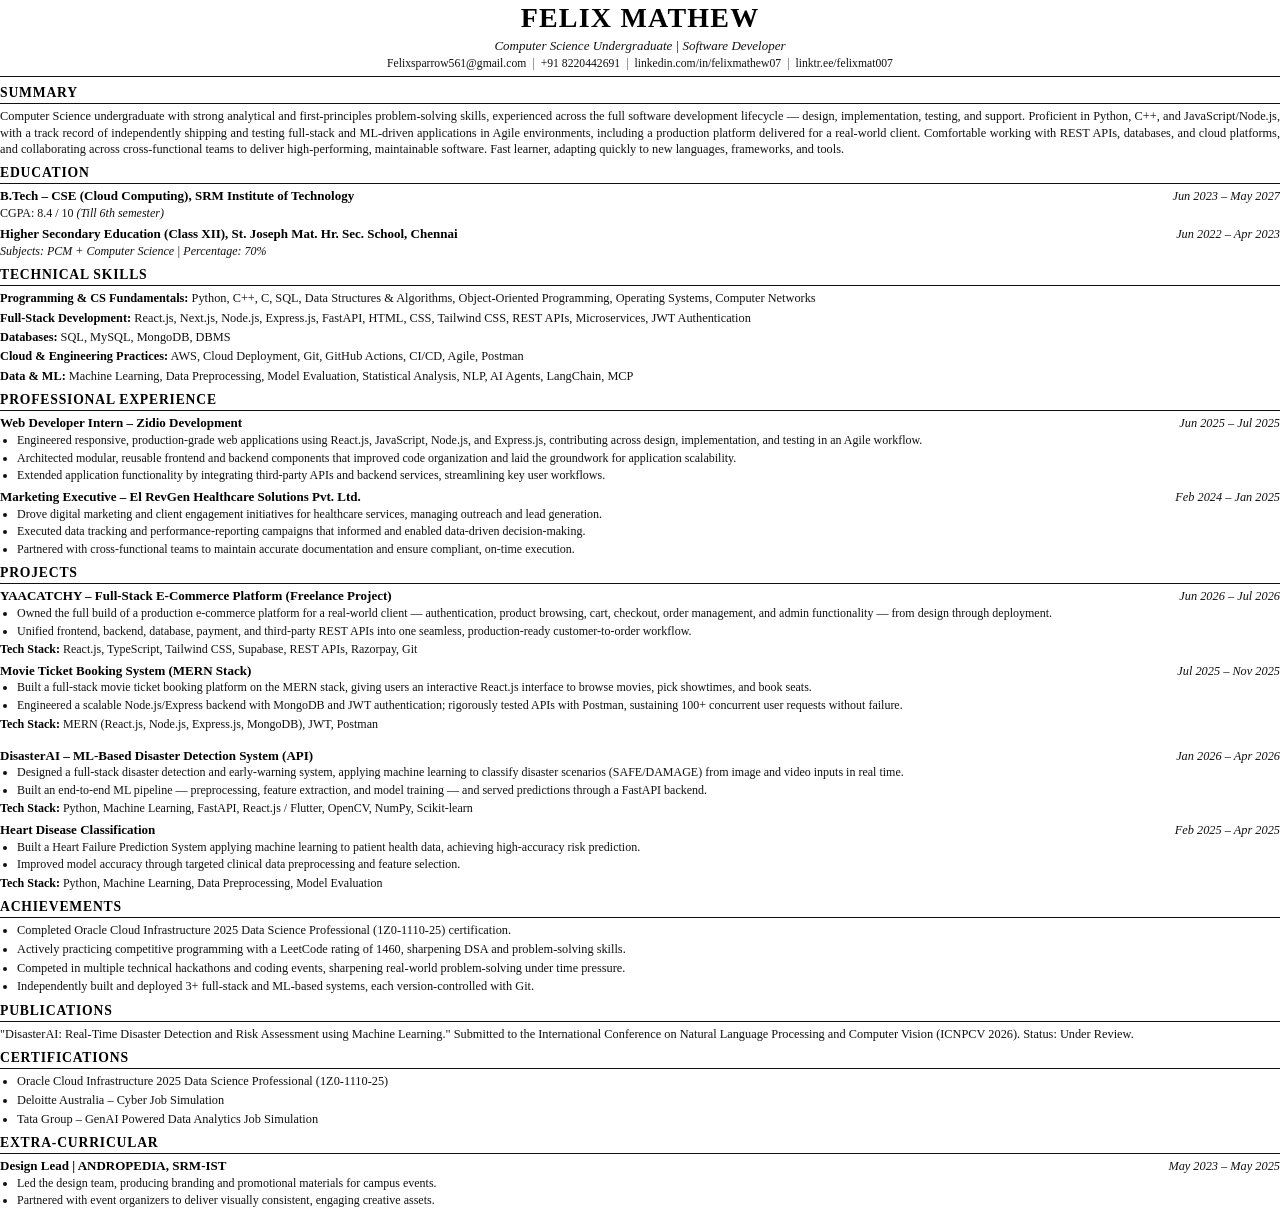
<file: resume.html>
<!DOCTYPE html>
<html lang="en">
<head>
  <meta charset="UTF-8">
  <title>Felix Mathew - Resume</title>
  <style>
    @page {
      size: A4;
      margin: 12mm 15mm 12mm 15mm;
    }
    * {
      box-sizing: border-box;
      margin: 0;
      padding: 0;
    }
    body {
      font-family: 'Times New Roman', Times, Georgia, serif;
      color: #111111;
      line-height: 1.28;
      font-size: 9.75pt;
      background: #ffffff;
      -webkit-font-smoothing: antialiased;
    }
    .page {
      width: 100%;
      background: #fff;
    }
    .page-break {
      page-break-before: always;
      break-before: page;
      padding-top: 2mm;
    }
    
    /* Header */
    header {
      text-align: center;
      margin-bottom: 7px;
    }
    h1.name {
      font-size: 21pt;
      font-weight: bold;
      letter-spacing: 1.2px;
      margin-bottom: 2px;
      text-transform: uppercase;
      color: #000;
    }
    .subtitle {
      font-size: 9.75pt;
      font-style: italic;
      color: #111;
      margin-bottom: 3px;
    }
    .contact-line {
      font-size: 8.75pt;
      display: flex;
      justify-content: center;
      align-items: center;
      gap: 6px;
      flex-wrap: wrap;
      color: #111;
      padding-bottom: 4px;
      border-bottom: 1.5px solid #111;
    }
    .contact-line a {
      color: #111;
      text-decoration: none;
    }
    .contact-line a:hover {
      text-decoration: underline;
    }
    .contact-sep {
      color: #555;
    }

    /* Section Styles */
    section {
      margin-top: 7px;
    }
    h2.section-title {
      font-size: 10.25pt;
      font-weight: bold;
      text-transform: uppercase;
      letter-spacing: 0.8px;
      border-bottom: 1px solid #111;
      padding-bottom: 1.5px;
      margin-bottom: 4px;
      color: #000;
    }

    /* Text & Lists */
    p.summary-text {
      text-align: justify;
      font-size: 9.25pt;
      line-height: 1.32;
      color: #111;
    }

    .item-header {
      display: flex;
      justify-content: space-between;
      align-items: baseline;
      margin-top: 4px;
      margin-bottom: 1px;
    }
    .item-title {
      font-weight: bold;
      font-size: 9.75pt;
      color: #000;
    }
    .item-date {
      font-style: italic;
      font-size: 9.25pt;
      white-space: nowrap;
    }
    .item-subtitle {
      font-size: 9pt;
      margin-bottom: 2px;
      color: #111;
    }

    ul.bullets {
      margin-left: 17px;
      margin-bottom: 3px;
    }
    ul.bullets li {
      font-size: 9pt;
      line-height: 1.3;
      margin-bottom: 2px;
      color: #111;
      text-align: justify;
    }

    .tech-stack {
      font-size: 9pt;
      margin-top: 1px;
      margin-bottom: 4px;
      color: #111;
    }
    .tech-stack strong {
      font-weight: bold;
      color: #000;
    }

    /* Skills Grid */
    .skills-block {
      font-size: 9.25pt;
      line-height: 1.36;
    }
    .skills-row {
      margin-bottom: 2.5px;
      text-align: justify;
    }
    .skills-row strong {
      font-weight: bold;
      color: #000;
    }

    /* Achievements & Certifications */
    ul.simple-list {
      margin-left: 17px;
      margin-top: 3px;
      margin-bottom: 3px;
    }
    ul.simple-list li {
      font-size: 9.25pt;
      line-height: 1.32;
      margin-bottom: 2.5px;
      color: #111;
      text-align: justify;
    }

    /* Publications */
    .pub-text {
      font-size: 9.25pt;
      line-height: 1.32;
      margin-top: 3px;
      margin-bottom: 3px;
      text-align: justify;
      color: #111;
    }

    .project-block {
      break-inside: avoid;
    }
  </style>
</head>
<body>
  <div class="page">
    <header>
      <h1 class="name">FELIX MATHEW</h1>
      <div class="subtitle">Computer Science Undergraduate | Software Developer</div>
      <div class="contact-line">
        <a href="mailto:Felixsparrow561@gmail.com">Felixsparrow561@gmail.com</a>
        <span class="contact-sep">|</span>
        <a href="tel:+918220442691">+91 8220442691</a>
        <span class="contact-sep">|</span>
        <a href="https://linkedin.com/in/felixmathew07" target="_blank" rel="noopener noreferrer">linkedin.com/in/felixmathew07</a>
        <span class="contact-sep">|</span>
        <a href="https://linktr.ee/felixmat007" target="_blank" rel="noopener noreferrer">linktr.ee/felixmat007</a>
      </div>
    </header>

    <section>
      <h2 class="section-title">SUMMARY</h2>
      <p class="summary-text">
        Computer Science undergraduate with strong analytical and first-principles problem-solving skills, experienced across the full software development lifecycle — design, implementation, testing, and support. Proficient in Python, C++, and JavaScript/Node.js, with a track record of independently shipping and testing full-stack and ML-driven applications in Agile environments, including a production platform delivered for a real-world client. Comfortable working with REST APIs, databases, and cloud platforms, and collaborating across cross-functional teams to deliver high-performing, maintainable software. Fast learner, adapting quickly to new languages, frameworks, and tools.
      </p>
    </section>

    <section>
      <h2 class="section-title">EDUCATION</h2>
      <div class="item-header">
        <span class="item-title">B.Tech – CSE (Cloud Computing), SRM Institute of Technology</span>
        <span class="item-date">Jun 2023 – May 2027</span>
      </div>
      <div class="item-subtitle">CGPA: 8.4 / 10 <em>(Till 6th semester)</em></div>

      <div class="item-header" style="margin-top: 5px;">
        <span class="item-title">Higher Secondary Education (Class XII), St. Joseph Mat. Hr. Sec. School, Chennai</span>
        <span class="item-date">Jun 2022 – Apr 2023</span>
      </div>
      <div class="item-subtitle"><em>Subjects: PCM + Computer Science | Percentage: 70%</em></div>
    </section>

    <section>
      <h2 class="section-title">TECHNICAL SKILLS</h2>
      <div class="skills-block">
        <div class="skills-row"><strong>Programming &amp; CS Fundamentals:</strong> Python, C++, C, SQL, Data Structures &amp; Algorithms, Object-Oriented Programming, Operating Systems, Computer Networks</div>
        <div class="skills-row"><strong>Full-Stack Development:</strong> React.js, Next.js, Node.js, Express.js, FastAPI, HTML, CSS, Tailwind CSS, REST APIs, Microservices, JWT Authentication</div>
        <div class="skills-row"><strong>Databases:</strong> SQL, MySQL, MongoDB, DBMS</div>
        <div class="skills-row"><strong>Cloud &amp; Engineering Practices:</strong> AWS, Cloud Deployment, Git, GitHub Actions, CI/CD, Agile, Postman</div>
        <div class="skills-row"><strong>Data &amp; ML:</strong> Machine Learning, Data Preprocessing, Model Evaluation, Statistical Analysis, NLP, AI Agents, LangChain, MCP</div>
      </div>
    </section>

    <section>
      <h2 class="section-title">PROFESSIONAL EXPERIENCE</h2>
      
      <div class="item-header">
        <span class="item-title">Web Developer Intern – Zidio Development</span>
        <span class="item-date">Jun 2025 – Jul 2025</span>
      </div>
      <ul class="bullets">
        <li>Engineered responsive, production-grade web applications using React.js, JavaScript, Node.js, and Express.js, contributing across design, implementation, and testing in an Agile workflow.</li>
        <li>Architected modular, reusable frontend and backend components that improved code organization and laid the groundwork for application scalability.</li>
        <li>Extended application functionality by integrating third-party APIs and backend services, streamlining key user workflows.</li>
      </ul>

      <div class="item-header" style="margin-top: 5px;">
        <span class="item-title">Marketing Executive – El RevGen Healthcare Solutions Pvt. Ltd.</span>
        <span class="item-date">Feb 2024 – Jan 2025</span>
      </div>
      <ul class="bullets">
        <li>Drove digital marketing and client engagement initiatives for healthcare services, managing outreach and lead generation.</li>
        <li>Executed data tracking and performance-reporting campaigns that informed and enabled data-driven decision-making.</li>
        <li>Partnered with cross-functional teams to maintain accurate documentation and ensure compliant, on-time execution.</li>
      </ul>
    </section>

    <section>
      <h2 class="section-title">PROJECTS</h2>

      <div class="project-block">
        <div class="item-header">
          <span class="item-title">YAACATCHY – Full-Stack E-Commerce Platform (Freelance Project)</span>
          <span class="item-date">Jun 2026 – Jul 2026</span>
        </div>
        <ul class="bullets">
          <li>Owned the full build of a production e-commerce platform for a real-world client — authentication, product browsing, cart, checkout, order management, and admin functionality — from design through deployment.</li>
          <li>Unified frontend, backend, database, payment, and third-party REST APIs into one seamless, production-ready customer-to-order workflow.</li>
        </ul>
        <div class="tech-stack"><strong>Tech Stack:</strong> React.js, TypeScript, Tailwind CSS, Supabase, REST APIs, Razorpay, Git</div>
      </div>

      <div class="project-block" style="margin-top: 5px;">
        <div class="item-header">
          <span class="item-title">Movie Ticket Booking System (MERN Stack)</span>
          <span class="item-date">Jul 2025 – Nov 2025</span>
        </div>
        <ul class="bullets">
          <li>Built a full-stack movie ticket booking platform on the MERN stack, giving users an interactive React.js interface to browse movies, pick showtimes, and book seats.</li>
          <li>Engineered a scalable Node.js/Express backend with MongoDB and JWT authentication; rigorously tested APIs with Postman, sustaining 100+ concurrent user requests without failure.</li>
        </ul>
        <div class="tech-stack"><strong>Tech Stack:</strong> MERN (React.js, Node.js, Express.js, MongoDB), JWT, Postman</div>
      </div>

      <!-- PAGE 2 -->
      <div class="page-break"></div>

      <div class="project-block" style="margin-top: 4px;">
        <div class="item-header">
          <span class="item-title">DisasterAI – ML-Based Disaster Detection System (API)</span>
          <span class="item-date">Jan 2026 – Apr 2026</span>
        </div>
        <ul class="bullets">
          <li>Designed a full-stack disaster detection and early-warning system, applying machine learning to classify disaster scenarios (SAFE/DAMAGE) from image and video inputs in real time.</li>
          <li>Built an end-to-end ML pipeline — preprocessing, feature extraction, and model training — and served predictions through a FastAPI backend.</li>
        </ul>
        <div class="tech-stack"><strong>Tech Stack:</strong> Python, Machine Learning, FastAPI, React.js / Flutter, OpenCV, NumPy, Scikit-learn</div>
      </div>

      <div class="project-block" style="margin-top: 5px;">
        <div class="item-header">
          <span class="item-title">Heart Disease Classification</span>
          <span class="item-date">Feb 2025 – Apr 2025</span>
        </div>
        <ul class="bullets">
          <li>Built a Heart Failure Prediction System applying machine learning to patient health data, achieving high-accuracy risk prediction.</li>
          <li>Improved model accuracy through targeted clinical data preprocessing and feature selection.</li>
        </ul>
        <div class="tech-stack"><strong>Tech Stack:</strong> Python, Machine Learning, Data Preprocessing, Model Evaluation</div>
      </div>
    </section>

    <section>
      <h2 class="section-title">ACHIEVEMENTS</h2>
      <ul class="simple-list">
        <li>Completed Oracle Cloud Infrastructure 2025 Data Science Professional (1Z0-1110-25) certification.</li>
        <li>Actively practicing competitive programming with a LeetCode rating of 1460, sharpening DSA and problem-solving skills.</li>
        <li>Competed in multiple technical hackathons and coding events, sharpening real-world problem-solving under time pressure.</li>
        <li>Independently built and deployed 3+ full-stack and ML-based systems, each version-controlled with Git.</li>
      </ul>
    </section>

    <section>
      <h2 class="section-title">PUBLICATIONS</h2>
      <p class="pub-text">
        "DisasterAI: Real-Time Disaster Detection and Risk Assessment using Machine Learning." Submitted to the International Conference on Natural Language Processing and Computer Vision (ICNPCV 2026). Status: Under Review.
      </p>
    </section>

    <section>
      <h2 class="section-title">CERTIFICATIONS</h2>
      <ul class="simple-list">
        <li>Oracle Cloud Infrastructure 2025 Data Science Professional (1Z0-1110-25)</li>
        <li>Deloitte Australia – Cyber Job Simulation</li>
        <li>Tata Group – GenAI Powered Data Analytics Job Simulation</li>
      </ul>
    </section>

    <section>
      <h2 class="section-title">EXTRA-CURRICULAR</h2>
      <div class="item-header">
        <span class="item-title">Design Lead | ANDROPEDIA, SRM-IST</span>
        <span class="item-date">May 2023 – May 2025</span>
      </div>
      <ul class="bullets">
        <li>Led the design team, producing branding and promotional materials for campus events.</li>
        <li>Partnered with event organizers to deliver visually consistent, engaging creative assets.</li>
      </ul>
    </section>
  </div>
</body>
</html>
</file>
<file: styles.css>
@import url('https://fonts.googleapis.com/css2?family=Caveat:wght@600&family=DM+Mono:wght@400;500&family=DM+Sans:opsz,wght@9..40,400;9..40,500;9..40,600;9..40,700&family=Playfair+Display:ital,wght@0,500;1,500;1,600&display=swap');

 :root { --bg:#f5f2ed; --ink:#111827; --muted:#667085; --line:rgba(28,40,55,.22); --soft:rgba(28,40,55,.1); --accent:#ffe15a; --green:#57a11d; --card:#ece9e2; --profile:#d9d9d7; --purple:#b9b6e9; --type-scale:1; }
* { box-sizing:border-box; } html { scroll-behavior:smooth; } body { margin:0; background:var(--bg); color:var(--ink); font-family:'DM Sans',Arial,sans-serif; transition:background .38s ease,color .38s ease; } body[data-mode='dots'] { background-color:var(--bg); background-image:radial-gradient(rgba(109,134,230,.46) 1px, transparent 1.1px); background-size:30px 30px; } body[data-mode='plain'] { background-image:none; } body[data-mode='night'] { --bg:#080d25; --ink:#f1f3fb; --muted:#aeb7cd; --line:rgba(220,225,249,.25); --soft:rgba(220,225,249,.12); --accent:#9f9419; --green:#7dc52b; --card:#121a3b; --profile:#18223e; background:radial-gradient(ellipse at 77% 0%,#19274d 0,transparent 36%),#080d25; } body[data-mode='black'] { --bg:#000; --ink:#f5f5f1; --muted:#a4a8b0; --line:rgba(250,250,250,.19); --soft:rgba(250,250,250,.11); --accent:#9e9111; --green:#89c91e; --card:#101010; --profile:#1d1d1d; background:#000; } a { color:inherit; text-decoration:none; } button { font:inherit; } .sky { display:none; position:fixed; inset:0; z-index:0; overflow:hidden; pointer-events:none; background-image:radial-gradient(circle at 12% 18%,rgba(255,255,255,0.8) 0 1px,transparent 2px),radial-gradient(circle at 24% 62%,rgba(255,255,255,0.6) 0 1.2px,transparent 2px),radial-gradient(circle at 48% 28%,rgba(255,255,255,0.7) 0 1px,transparent 2px),radial-gradient(circle at 72% 44%,rgba(255,255,255,0.5) 0 1.2px,transparent 2px),radial-gradient(circle at 88% 82%,rgba(255,255,255,0.8) 0 1px,transparent 2px); } body[data-mode='night'] .sky { display:block; } .moon { position:absolute; top:24px; right:max(24px, calc(50% - 530px)); width:74px; height:74px; border-radius:50%; background:radial-gradient(circle at 38% 34%,#ffffff 0%,#f4f0db 36%,#d3cdae 68%,#938c6c 100%); box-shadow:0 0 32px 10px rgba(240,234,204,0.38), 0 0 80px 24px rgba(180,210,255,0.14); animation:moonPulse 6s ease-in-out infinite alternate; pointer-events:none; } @keyframes moonPulse { 0% { transform:translateY(0) scale(1); box-shadow:0 0 30px 9px rgba(240,234,204,0.36), 0 0 75px 20px rgba(180,210,255,0.12); } 100% { transform:translateY(-3px) scale(1.02); box-shadow:0 0 42px 14px rgba(240,234,204,0.5), 0 0 95px 30px rgba(180,210,255,0.18); } } .shooting-star { position:absolute; width:130px; height:2px; background:linear-gradient(to left, rgba(255,255,255,0.9), rgba(255,255,255,0.25) 45%, transparent 100%); border-radius:999px; transform:rotate(-35deg); opacity:0; pointer-events:none; filter:drop-shadow(0 0 4px #ffffff); } .shooting-star::before { content:''; position:absolute; right:0; top:-2px; width:6px; height:6px; border-radius:50%; background:#ffffff; box-shadow:0 0 10px 3px #ffffff, 0 0 20px 6px rgba(180,220,255,0.9); } .star-1 { top:50px; right:max(120px, calc(50% - 280px)); animation:shootStar1 9s ease-out infinite 1.5s; } .star-2 { top:110px; right:max(60px, calc(50% - 420px)); animation:shootStar2 12s ease-out infinite 6s; } @keyframes shootStar1 { 0% { transform:translate3d(50px,-28px,0) rotate(-35deg); opacity:0; } 4% { opacity:0.9; } 14% { transform:translate3d(-240px,135px,0) rotate(-35deg); opacity:0; } 100% { transform:translate3d(-240px,135px,0) rotate(-35deg); opacity:0; } } @keyframes shootStar2 { 0% { transform:translate3d(45px,-25px,0) rotate(-38deg); opacity:0; } 3% { opacity:0.85; } 12% { transform:translate3d(-220px,125px,0) rotate(-38deg); opacity:0; } 100% { transform:translate3d(-220px,125px,0) rotate(-38deg); opacity:0; } } .twinkle-star { position:absolute; border-radius:50%; background:#ffffff; box-shadow:0 0 6px 1px #ffffff; } .twinkle-star.t1 { top:12%; left:15%; width:3px; height:3px; animation:starTwinkle 3s ease-in-out infinite alternate; } .twinkle-star.t2 { top:22%; left:32%; width:2px; height:2px; animation:starTwinkle 4.2s ease-in-out infinite alternate 1.2s; } .twinkle-star.t3 { top:38%; left:18%; width:2.5px; height:2.5px; animation:starTwinkle 3.6s ease-in-out infinite alternate 0.6s; } .twinkle-star.t4 { top:52%; right:22%; width:3px; height:3px; animation:starTwinkle 4.8s ease-in-out infinite alternate 2s; } .twinkle-star.t5 { top:68%; left:42%; width:2px; height:2px; animation:starTwinkle 3.2s ease-in-out infinite alternate 1.5s; } .twinkle-star.t6 { top:78%; right:14%; width:2.5px; height:2.5px; animation:starTwinkle 4s ease-in-out infinite alternate 0.9s; } @keyframes starTwinkle { 0% { opacity:0.25; transform:scale(0.75); } 100% { opacity:1; transform:scale(1.3); box-shadow:0 0 9px 2px #ffffff; } }
.site-shell { width:min(920px,calc(100% - 44px)); margin:0 auto; }.topbar { height:76px; display:flex; justify-content:space-between; align-items:center; gap:24px; }.jump-nav { display:flex; align-items:center; gap:10px; }.jump-nav a { padding:6px 14px; border:1px solid var(--line); border-radius:999px; color:var(--ink); background:color-mix(in srgb,var(--bg) 78%,transparent); font-size:13px; transition:.18s ease; }.jump-nav a:hover { color:var(--bg); background:var(--ink); transform:translateY(-2px); }.topbar-right { display:flex; align-items:center; gap:14px; }.mode-control { display:inline-flex; align-items:center; gap:3px; padding:3px 4px; border-radius:999px; background:#eef1f4; box-shadow:inset 0 0 0 1px rgba(0,0,0,0.03); } body[data-mode='dots'] .mode-control, body[data-mode='plain'] .mode-control { background:#eef1f4; box-shadow:inset 0 0 0 1px rgba(0,0,0,0.04); } body[data-mode='night'] .mode-control { background:rgba(255,255,255,0.08); box-shadow:inset 0 0 0 1px rgba(255,255,255,0.06); } body[data-mode='black'] .mode-control { background:rgba(255,255,255,0.08); box-shadow:inset 0 0 0 1px rgba(255,255,255,0.08); } .mode-button { display:inline-flex; align-items:center; justify-content:center; width:32px; height:30px; padding:0; border:0; border-radius:999px; color:#8892a0; background:transparent; cursor:pointer; transition:.18s ease; } body[data-mode='night'] .mode-button, body[data-mode='black'] .mode-button { color:#8d98af; } .mode-button:hover { color:var(--ink); } .mode-button.is-active { color:#1e293b; background:#ffffff; box-shadow:0 1.5px 4px rgba(0,0,0,0.1), 0 0.5px 1.5px rgba(0,0,0,0.05); } body[data-mode='night'] .mode-button.is-active { color:#ffffff; background:rgba(255,255,255,0.18); box-shadow:0 1.5px 5px rgba(0,0,0,0.35); } body[data-mode='black'] .mode-button.is-active { color:#ffffff; background:rgba(255,255,255,0.18); box-shadow:0 1.5px 5px rgba(0,0,0,0.5); } .icon-dots-grid { display:block; width:13px; height:13px; } .icon-square { display:block; width:12px; height:12px; border:1.8px solid currentColor; border-radius:2.5px; box-sizing:border-box; } .icon-star-svg { display:block; width:13px; height:13px; } .icon-moon { display:block; width:13px; height:13px; background:currentColor; border-radius:50%; } .battery-status { display:inline-flex; align-items:center; gap:8px; cursor:default; user-select:none; } .battery-percent { color:var(--green); font:600 13.5px/1 'DM Sans',-apple-system,sans-serif; letter-spacing:-.01em; } .battery-indicator { display:inline-flex; align-items:center; } .battery-shell { width:26px; height:13.5px; border:1.6px solid color-mix(in srgb, var(--green) 85%, transparent); border-radius:3.8px; padding:1.5px; box-sizing:border-box; display:flex; align-items:center; background:transparent; } .battery-bar { height:100%; background:var(--green); border-radius:1.6px; min-width:2px; max-width:100%; transition:width .35s ease; } .battery-nipple { width:2px; height:5px; background:color-mix(in srgb, var(--green) 85%, transparent); border-radius:0 1.5px 1.5px 0; margin-left:1px; }
.intro { margin-top:28px; margin-bottom:100px; }.eyebrow,.section-kicker,.project-meta,.section-caption { margin:0 0 4px; color:var(--muted); font:10px/1.4 'DM Mono',monospace; letter-spacing:.03em; text-transform:uppercase; }.identity h1 { margin:4px 0 2px; letter-spacing:-.055em; font-size:32px; line-height:1.05; }.location { margin:0; color:var(--muted); font-size:16px; }.socials { display:flex; align-items:center; flex-wrap:wrap; gap:12px; margin-top:16px; }.icon-link { display:grid; place-items:center; width:22px; height:22px; color:var(--muted); transition:color .2s ease,transform .2s ease; }.icon-link svg { width:21px; height:21px; fill:currentColor; }.icon-link:hover { color:var(--ink); transform:translateY(-2px); }.icon-link.is-static { cursor:default; }.resume-callout { display:flex; align-items:center; gap:7px; margin-left:1px; color:var(--green); transition:transform .2s ease; }.resume-callout:hover { transform:translateY(-1px); }.document-icon { width:21px; height:21px; fill:none; stroke:currentColor; stroke-width:1.8; stroke-linecap:round; stroke-linejoin:round; transform-origin:center; animation:documentBlink 1.4s ease-in-out infinite; }.resume-callout:hover .document-icon { animation-play-state:paused; opacity:1; filter:drop-shadow(0 0 7px var(--green)); }.resume-arrow { width:52px; height:22px; overflow:visible; fill:none; stroke:currentColor; stroke-width:2.2; stroke-linecap:round; stroke-linejoin:round; }.resume-callout span { margin-left:-2px; white-space:nowrap; font:600 22px/.8 'Caveat',cursive; transform:rotate(-4deg); }
@keyframes documentBlink { 0%, 100% { opacity:1; filter:drop-shadow(0 0 6px var(--green)); transform:scale(1); } 50% { opacity:0.18; filter:drop-shadow(0 0 0 transparent); transform:scale(0.92); } }.intro-grid { display:grid; grid-template-columns:minmax(0,1fr) 280px; gap:48px; align-items:start; margin-top:24px; }.bio { grid-column:1; grid-row:1; font-size:16.5px; line-height:1.62; letter-spacing:-.022em; }.bio p { margin:0 0 15px; }.bio mark { padding:1px 3px 2px; color:inherit; background:var(--accent); }.availability-note { display:inline-flex; align-items:center; gap:7px; margin-top:4px !important; color:var(--green); font:12px/1.35 'DM Mono',monospace; }.availability-note span { font-size:14px; }.profile { grid-column:2; grid-row:1; margin:0; }.photo-frame { height:320px; overflow:hidden; border-radius:14px; background:var(--profile); box-shadow:0 0 0 1px var(--line); }.photo-frame img { width:100%; height:100%; object-fit:cover; object-position:50% 19%; filter:contrast(1.02) saturate(.95); }.profile figcaption { margin-top:8px; color:var(--muted); font:10px/1.35 'DM Mono',monospace; }.profile figcaption span { opacity:.78; }
.experience-interactive { margin:140px 0; }
.exp-header-row { display:flex; align-items:center; gap:12px; margin-bottom:32px; }
.exp-heading { margin:0; font:700 13px/1 'DM Mono',monospace; letter-spacing:.06em; color:var(--ink); text-transform:uppercase; }
.exp-hint-pill { display:inline-flex; align-items:center; gap:5px; padding:3px 11px; border-radius:999px; font:500 11px/1.2 'DM Sans',sans-serif; color:var(--green); background:color-mix(in srgb,var(--green) 12%,transparent); border:1px solid color-mix(in srgb,var(--green) 28%,transparent); }
.hint-sparkle { font-size:11px; }
.exp-underline { text-decoration:underline; text-underline-offset:2.5px; text-decoration-color:currentColor; }

/* Experience Section - Clean Inline Accordion Layout (Image 3) */
.exp-timeline-col { min-width:0; }
.exp-role-block { margin-bottom:34px; }
.exp-role-block:last-child { margin-bottom:0; }
.exp-role-date-col { color:var(--muted); font:11.5px/1.4 'DM Mono',monospace; margin-bottom:4px; }
.exp-role-title { margin:0 0 2px; font-size:15.5px; font-weight:700; color:var(--ink); letter-spacing:-.02em; }
.exp-role-title i { color:var(--muted); margin:0 4px; font-style:normal; font-weight:400; }
.exp-role-company { font-weight:600; }
.exp-role-location { color:var(--muted); font-size:12px; margin-bottom:14px; }

/* Experience Projects Track */
.exp-projects-track { display:flex; flex-direction:column; gap:8px; margin-top:8px; }

/* Individual Expandable Project Card (Image 3) */
.exp-project-card { border:1px solid rgba(0,0,0,0.08); border-radius:9px; background:#ffffff; box-shadow:0 1px 3px rgba(0,0,0,0.02); overflow:hidden; transition:border-color .2s ease,box-shadow .2s ease; }
body[data-mode='night'] .exp-project-card { background:rgba(18,26,59,0.7); border-color:rgba(255,255,255,0.09); box-shadow:0 2px 8px rgba(0,0,0,0.3); }
body[data-mode='black'] .exp-project-card { background:rgba(18,18,18,0.85); border-color:rgba(255,255,255,0.1); box-shadow:0 2px 8px rgba(0,0,0,0.5); }
.exp-project-card:hover { border-color:color-mix(in srgb,var(--ink) 25%,transparent); }
.exp-project-card.is-open { border-color:rgba(99,102,241,0.35); box-shadow:0 4px 12px rgba(99,102,241,0.06); }
body[data-mode='night'] .exp-project-card.is-open, body[data-mode='black'] .exp-project-card.is-open { border-color:rgba(129,140,248,0.35); box-shadow:0 4px 14px rgba(0,0,0,0.4); }

/* Card Header Trigger */
.exp-project-header { display:flex; align-items:center; justify-content:space-between; gap:12px; padding:10px 14px; cursor:pointer; user-select:none; background:transparent; transition:background .18s ease; }
.exp-project-header:hover { background:color-mix(in srgb,var(--ink) 2.5%,transparent); }
.exp-project-text { flex:1; min-width:0; display:flex; align-items:baseline; flex-wrap:wrap; gap:4px; }
.exp-project-name { font-size:13.5px; font-weight:600; color:var(--ink); transition:color .18s ease; }
.exp-project-card.is-open .exp-project-name { color:#4338ca; }
body[data-mode='night'] .exp-project-card.is-open .exp-project-name, body[data-mode='black'] .exp-project-card.is-open .exp-project-name { color:#a5b4fc; }
.exp-project-sub { font-size:12px; color:var(--muted); font-weight:400; }
.exp-project-actions { display:flex; align-items:center; gap:8px; flex-shrink:0; }
.exp-chevron { display:inline-flex; align-items:center; justify-content:center; color:#8892a0; transition:transform .22s ease; }
.exp-project-card.is-open .exp-chevron { transform:rotate(180deg); }

/* Card Body (Accordion Content) */
.exp-project-body { display:none; padding:6px 16px 16px; border-top:1px solid color-mix(in srgb,var(--line) 40%,transparent); }
.exp-project-card.is-open .exp-project-body { display:block; animation:fadeIn .2s ease; }
.exp-project-period { font-size:11.5px; color:var(--muted); margin:6px 0 12px; font-family:'DM Mono',monospace; }
.exp-project-bullets { list-style:none; margin:0; padding:0; display:flex; flex-direction:column; gap:10px; }
.exp-project-bullets li { position:relative; padding-left:18px; font-size:12.5px; line-height:1.62; color:var(--muted); }
.exp-project-bullets li::before { content:''; position:absolute; left:2px; top:7px; width:5px; height:5px; border-radius:50%; background:#6366f1; }
body[data-mode='night'] .exp-project-bullets li::before, body[data-mode='black'] .exp-project-bullets li::before { background:#818cf8; }
.exp-project-bullets li strong { color:var(--ink); font-weight:600; }

/* Domain Tags */
.domain-tag { display:inline-flex; align-items:center; padding:2.5px 9.5px; border-radius:999px; font:500 11px/1.2 'DM Sans',sans-serif; white-space:nowrap; flex-shrink:0; }
.tag-ai { background:rgba(142,85,235,0.12); color:#7c2de0; border:1px solid rgba(142,85,235,0.25); }
.tag-fullstack { background:rgba(59,130,246,0.12); color:#1d4ed8; border:1px solid rgba(59,130,246,0.25); }
.tag-web { background:rgba(16,185,129,0.12); color:#047857; border:1px solid rgba(16,185,129,0.25); }
.tag-backend { background:rgba(14,165,233,0.12); color:#0369a1; border:1px solid rgba(14,165,233,0.25); }
.tag-health { background:rgba(245,158,11,0.12); color:#b45309; border:1px solid rgba(245,158,11,0.25); }
.tag-analytics { background:rgba(20,184,166,0.12); color:#0f766e; border:1px solid rgba(20,184,166,0.25); }
.tag-operations { background:rgba(99,102,241,0.12); color:#4338ca; border:1px solid rgba(99,102,241,0.25); }
.tag-design { background:rgba(236,72,153,0.12); color:#be185d; border:1px solid rgba(236,72,153,0.25); }
.tag-branding { background:rgba(168,85,247,0.12); color:#7e22ce; border:1px solid rgba(168,85,247,0.25); }
body[data-mode='night'] .tag-ai, body[data-mode='black'] .tag-ai { background:rgba(168,85,247,0.2); color:#d8b4fe; border-color:rgba(168,85,247,0.35); }
body[data-mode='night'] .tag-fullstack, body[data-mode='black'] .tag-fullstack { background:rgba(59,130,246,0.2); color:#93c5fd; border-color:rgba(59,130,246,0.35); }
body[data-mode='night'] .tag-web, body[data-mode='black'] .tag-web { background:rgba(16,185,129,0.2); color:#6ee7b7; border-color:rgba(16,185,129,0.35); }
body[data-mode='night'] .tag-health, body[data-mode='black'] .tag-health { background:rgba(245,158,11,0.2); color:#fcd34d; border-color:rgba(245,158,11,0.35); }

.section { display:grid; grid-template-columns:205px minmax(0,1fr); gap:28px; margin:150px 0; }.section-heading h2,.learning h2,.proof h2,.contact h2 { margin:11px 0 0; font-size:43px; font-weight:500; line-height:.98; letter-spacing:-.07em; }.section-heading h2 em,.learning h2 em,.proof h2 em,.contact h2 em { font-family:'Playfair Display',Georgia,serif; font-weight:500; letter-spacing:-.08em; }.section-caption { margin:3px 0 17px; }.entries { border-top:1px solid var(--line); }.entry { border-bottom:1px solid var(--line); }.entry summary,.project-item summary { list-style:none; cursor:pointer; }.entry summary::-webkit-details-marker,.project-item summary::-webkit-details-marker { display:none; }.entry summary { display:grid; grid-template-columns:120px 1fr 15px; gap:18px; align-items:start; padding:18px 0; }.entry time { color:var(--muted); font:10px/1.3 'DM Mono',monospace; }.entry summary span { font-size:14px; letter-spacing:-.03em; }.entry summary b { font-weight:600; }.entry summary i { color:var(--muted); font-style:normal; }.entry summary em { color:var(--green); font-size:18px; font-style:normal; transition:.25s; }.entry[open] summary em { transform:rotate(45deg); }.entry-detail { max-width:530px; padding:0 37px 22px 138px; color:var(--muted); font-size:12px; line-height:1.55; }.entry-detail p { margin:0 0 8px; }.entry-detail ul { margin:0; padding-left:16px; }.entry-detail li { margin:3px 0; }.tag-row { display:flex; flex-wrap:wrap; gap:5px; margin-top:13px; }.tag-row span { padding:4px 7px; border:1px solid var(--line); border-radius:999px; color:var(--muted); font:9px/1.1 'DM Mono',monospace; }
/* ==========================================================================
   FEATURED PROJECTS INTERACTIVE SECTION (EXACT IMAGE 2 INSPIRATION)
   ========================================================================== */
.featured-projects-section {
  margin: 140px 0;
}

.fp-header-row {
  display: flex;
  align-items: center;
  gap: 12px;
  margin-bottom: 32px;
}

.fp-heading {
  margin: 0;
  font: 700 13px/1 'DM Mono', monospace;
  letter-spacing: .06em;
  color: var(--ink);
  text-transform: uppercase;
}

.fp-hint-pill {
  display: inline-flex;
  align-items: center;
  gap: 5px;
  padding: 3px 11px;
  border-radius: 999px;
  font: 500 11px/1.2 'DM Sans', sans-serif;
  color: #4338ca;
  background: rgba(99, 102, 241, 0.12);
  border: 1px solid rgba(99, 102, 241, 0.25);
}
body[data-mode='night'] .fp-hint-pill,
body[data-mode='black'] .fp-hint-pill {
  color: #a5b4fc;
  background: rgba(99, 102, 241, 0.22);
  border-color: rgba(99, 102, 241, 0.4);
}

.fp-layout-grid {
  display: grid;
  grid-template-columns: minmax(0, 1fr) minmax(0, 1.15fr);
  gap: 36px;
  align-items: start;
  position: relative;
}

.fp-list-col {
  display: flex;
  flex-direction: column;
  gap: 12px;
}

.fp-project-row {
  display: grid;
  grid-template-columns: 125px minmax(0, 1fr);
  gap: 16px;
  align-items: baseline;
  padding: 14px 16px;
  border-radius: 12px;
  border: 1px solid transparent;
  background: transparent;
  cursor: pointer;
  user-select: none;
  transition: all 0.2s cubic-bezier(0.16, 1, 0.3, 1);
}

.fp-project-row:hover {
  background: rgba(255, 255, 255, 0.7);
  border-color: rgba(99, 102, 241, 0.2);
  box-shadow: 0 4px 14px rgba(0, 0, 0, 0.03);
}
body[data-mode='night'] .fp-project-row:hover {
  background: rgba(18, 26, 59, 0.6);
  border-color: rgba(129, 140, 248, 0.25);
}
body[data-mode='black'] .fp-project-row:hover {
  background: rgba(18, 18, 18, 0.75);
  border-color: rgba(255, 255, 255, 0.12);
}

.fp-project-row.is-active {
  background: #ffffff;
  border-color: #6366f1;
  box-shadow: 0 6px 20px rgba(99, 102, 241, 0.1);
}
body[data-mode='night'] .fp-project-row.is-active {
  background: rgba(18, 26, 59, 0.9);
  border-color: #818cf8;
  box-shadow: 0 6px 24px rgba(0, 0, 0, 0.45);
}
body[data-mode='black'] .fp-project-row.is-active {
  background: rgba(22, 22, 22, 0.95);
  border-color: #818cf8;
  box-shadow: 0 6px 24px rgba(0, 0, 0, 0.6);
}

.fp-row-date {
  font-size: 11px;
  font-family: 'DM Mono', monospace;
  color: var(--muted);
  white-space: nowrap;
}

.fp-row-content {
  min-width: 0;
}

.fp-row-title-wrap {
  display: flex;
  align-items: center;
  justify-content: space-between;
  gap: 10px;
  margin-bottom: 4px;
}

.fp-row-title {
  font-size: 14.5px;
  font-weight: 600;
  color: var(--ink);
  line-height: 1.3;
  transition: color 0.18s ease;
}
.fp-project-row.is-active .fp-row-title {
  color: #4338ca;
  font-weight: 700;
}
body[data-mode='night'] .fp-project-row.is-active .fp-row-title,
body[data-mode='black'] .fp-project-row.is-active .fp-row-title {
  color: #a5b4fc;
}

.fp-row-sub {
  font-size: 12px;
  color: var(--muted);
  line-height: 1.45;
}

/* Detail Card Column (Sticky) */
.fp-detail-col {
  position: sticky;
  top: 90px;
}

.fp-detail-card {
  position: relative;
  background: #ffffff;
  border: 1px solid rgba(0, 0, 0, 0.08);
  border-radius: 16px;
  padding: 24px 26px 20px;
  box-shadow: 0 12px 36px rgba(0, 0, 0, 0.06);
  transition: box-shadow 0.2s ease, border-color 0.2s ease;
}
body[data-mode='night'] .fp-detail-card {
  background: #10162f;
  border-color: rgba(255, 255, 255, 0.1);
  box-shadow: 0 16px 48px rgba(0, 0, 0, 0.5);
}
body[data-mode='black'] .fp-detail-card {
  background: #121212;
  border-color: rgba(255, 255, 255, 0.12);
  box-shadow: 0 16px 48px rgba(0, 0, 0, 0.7);
}

/* Dynamic Triangular Pointer Caret (Left edge pointing to active item) */
.fp-card-caret {
  position: absolute;
  left: -9px;
  top: var(--caret-top, 38px);
  width: 0;
  height: 0;
  border-top: 8px solid transparent;
  border-bottom: 8px solid transparent;
  border-right: 9px solid #ffffff;
  transition: top 0.24s cubic-bezier(0.16, 1, 0.3, 1);
  pointer-events: none;
  filter: drop-shadow(-2px 0 2px rgba(0, 0, 0, 0.04));
}
body[data-mode='night'] .fp-card-caret {
  border-right-color: #10162f;
}
body[data-mode='black'] .fp-card-caret {
  border-right-color: #121212;
}

.fp-card-header {
  margin-bottom: 16px;
  padding-bottom: 14px;
  border-bottom: 1px solid color-mix(in srgb, var(--line) 40%, transparent);
}

.fp-card-title-wrap {
  display: flex;
  align-items: flex-start;
  justify-content: space-between;
  gap: 12px;
  margin-bottom: 6px;
}

.fp-card-title {
  margin: 0;
  font-size: 16.5px;
  font-weight: 700;
  color: var(--ink);
  letter-spacing: -0.02em;
  line-height: 1.32;
}

.fp-card-meta {
  margin: 0;
  font-size: 11.5px;
  color: var(--muted);
  font-family: 'DM Mono', monospace;
}

.fp-card-bullets {
  list-style: none;
  margin: 0 0 18px;
  padding: 0;
  display: flex;
  flex-direction: column;
  gap: 11px;
}

.fp-card-bullets li {
  position: relative;
  padding-left: 18px;
  font-size: 12.5px;
  line-height: 1.62;
  color: var(--muted);
}

.fp-card-bullets li::before {
  content: '';
  position: absolute;
  left: 2px;
  top: 7px;
  width: 5.5px;
  height: 5.5px;
  border-radius: 50%;
  background: #3b82f6;
  box-shadow: 0 0 6px rgba(59, 130, 246, 0.4);
}
body[data-mode='night'] .fp-card-bullets li::before,
body[data-mode='black'] .fp-card-bullets li::before {
  background: #60a5fa;
  box-shadow: 0 0 8px rgba(96, 165, 250, 0.5);
}

.fp-card-bullets li strong {
  color: var(--ink);
  font-weight: 600;
}

.fp-card-actions {
  display: flex;
  align-items: center;
  gap: 10px;
  padding-top: 14px;
  border-top: 1px solid color-mix(in srgb, var(--line) 40%, transparent);
}

.fp-card-link {
  display: inline-flex;
  align-items: center;
  gap: 6px;
  padding: 6px 13px;
  border-radius: 7px;
  font-size: 12px;
  font-weight: 600;
  text-decoration: none;
  transition: all 0.18s ease;
}

.fp-link-github {
  background: #0f172a;
  color: #ffffff;
}
.fp-link-github:hover {
  background: #1e293b;
  transform: translateY(-1.5px);
}
body[data-mode='night'] .fp-link-github,
body[data-mode='black'] .fp-link-github {
  background: #1e293b;
  color: #f1f5f9;
  border: 1px solid rgba(255, 255, 255, 0.1);
}

.fp-link-live {
  background: rgba(99, 102, 241, 0.12);
  color: #4338ca;
  border: 1px solid rgba(99, 102, 241, 0.25);
}
.fp-link-live:hover {
  background: #4338ca;
  color: #ffffff;
  transform: translateY(-1.5px);
}
body[data-mode='night'] .fp-link-live,
body[data-mode='black'] .fp-link-live {
  background: rgba(129, 140, 248, 0.2);
  color: #c7d2fe;
  border-color: rgba(129, 140, 248, 0.35);
}
body[data-mode='night'] .fp-link-live:hover,
body[data-mode='black'] .fp-link-live:hover {
  background: #818cf8;
  color: #0f172a;
}

@media (max-width: 860px) {
  .fp-layout-grid {
    grid-template-columns: 1fr;
    gap: 20px;
  }
  .fp-detail-col {
    position: static;
  }
  .fp-card-caret {
    display: none;
  }
  .fp-project-row {
    grid-template-columns: 1fr;
    gap: 4px;
  }
}

.pet-projects-section { margin:140px 0; }

.pet-projects-header { margin-bottom:24px; }
.pet-projects-heading { margin:0; font:700 13px/1 'DM Mono',monospace; letter-spacing:.06em; color:var(--ink); text-transform:uppercase; }
.pet-projects-grid { display:grid; grid-template-columns:repeat(2,minmax(0,1fr)); gap:10px 16px; align-items:start; }
.pet-card { border:1px solid rgba(0,0,0,0.08); border-radius:9px; background:#ffffff; box-shadow:0 1px 2.5px rgba(0,0,0,0.02); transition:border-color .2s ease,box-shadow .2s ease; overflow:hidden; }
body[data-mode='night'] .pet-card { background:rgba(18,26,59,0.7); border-color:rgba(255,255,255,0.09); }
body[data-mode='black'] .pet-card { background:rgba(18,18,18,0.85); border-color:rgba(255,255,255,0.1); }
.pet-card:hover { border-color:color-mix(in srgb,var(--ink) 35%,transparent); box-shadow:0 2px 6px rgba(0,0,0,0.04); }
.pet-card-summary { display:flex; align-items:center; justify-content:space-between; gap:12px; padding:11px 16px; cursor:pointer; user-select:none; }
.pet-card-title { margin:0; font-size:13.5px; font-weight:500; color:var(--ink); letter-spacing:-.015em; white-space:nowrap; overflow:hidden; text-overflow:ellipsis; }
.pet-card-chevron { color:#8892a0; display:inline-flex; align-items:center; justify-content:center; transition:transform .22s ease; flex-shrink:0; }
.pet-card.is-open .pet-card-title { white-space:normal; font-weight:600; }
.pet-card.is-open .pet-card-chevron { transform:rotate(180deg); }
.pet-card-body { display:none; padding:4px 16px 16px; border-top:1px solid color-mix(in srgb,var(--line) 50%,transparent); margin-top:2px; }
.pet-card.is-open .pet-card-body { display:block; animation:fadeIn .22s ease; }
.pet-card-desc { margin:10px 0 10px; color:var(--muted); font-size:12px; line-height:1.55; }
.pet-card-bullets { margin:0 0 12px; padding-left:16px; color:var(--muted); font-size:11.5px; line-height:1.52; }
.pet-card-bullets li { margin-bottom:5px; }
.pet-card-bullets li:last-child { margin-bottom:0; }
.pet-tech-pills { display:flex; flex-wrap:wrap; gap:5px; margin-bottom:12px; }
.pet-tech-pills span { display:inline-flex; align-items:center; padding:3px 8.5px; border-radius:999px; font:600 10.5px/1.2 'DM Sans',-apple-system,sans-serif; background:#181c26; color:#ffffff; }
body[data-mode='night'] .pet-tech-pills span, body[data-mode='black'] .pet-tech-pills span { background:#252d48; color:#f1f3fb; border:1px solid rgba(255,255,255,0.1); }
.pet-card-links { display:flex; align-items:center; gap:14px; font-size:11.5px; }
.pet-card-links a { color:var(--muted); text-decoration:underline; text-underline-offset:3px; font-weight:500; transition:color .18s; }
.pet-card-links a:hover { color:var(--green); }

/* Pixel-perfect "More on github.com/FelixMathew" footer from reference image */
.pet-projects-footer { margin-top:22px; color:#8490a0; font-size:13.5px; font-family:'DM Sans',Arial,sans-serif; }
body[data-mode='night'] .pet-projects-footer, body[data-mode='black'] .pet-projects-footer { color:#94a1b5; }
.pet-projects-footer p { margin:0; }
.pet-projects-footer a { color:#5e728e; text-decoration:underline; text-underline-offset:3px; text-decoration-color:rgba(94,114,142,0.45); font-weight:400; transition:color .18s,text-decoration-color .18s; }
body[data-mode='night'] .pet-projects-footer a, body[data-mode='black'] .pet-projects-footer a { color:#a5b9d4; text-decoration-color:rgba(165,185,212,0.45); }
.pet-projects-footer a:hover { color:var(--ink); text-decoration-color:var(--ink); }

/* Events & People Section (from reference) */
.events-people-section { margin:140px 0; }
.events-header { margin-bottom:32px; }
.events-heading { margin:0 0 10px; font:700 13px/1 'DM Mono',monospace; letter-spacing:.06em; color:var(--ink); text-transform:uppercase; }
.events-subheading { margin:0; color:var(--muted); font-size:15px; line-height:1.5; font-family:'DM Sans',Arial,sans-serif; }
.events-grid { display:grid; grid-template-columns:repeat(3, minmax(0, 1fr)); gap:22px; }
.event-card { display:flex; flex-direction:column; border-radius:16px; overflow:hidden; background:#ffffff; border:1px solid rgba(0,0,0,0.08); box-shadow:0 2px 8px rgba(0,0,0,0.02); transition:transform .24s cubic-bezier(0.16,1,0.3,1), box-shadow .24s ease, border-color .24s ease; }
body[data-mode='night'] .event-card { background:rgba(18,26,59,0.7); border-color:rgba(255,255,255,0.09); box-shadow:0 4px 16px rgba(0,0,0,0.4); }
body[data-mode='black'] .event-card { background:rgba(18,18,18,0.85); border-color:rgba(255,255,255,0.1); box-shadow:0 4px 16px rgba(0,0,0,0.6); }
.event-card:hover { transform:translateY(-4px); border-color:color-mix(in srgb,var(--ink) 25%,transparent); box-shadow:0 12px 28px rgba(0,0,0,0.07); }
body[data-mode='night'] .event-card:hover, body[data-mode='black'] .event-card:hover { box-shadow:0 12px 30px rgba(0,0,0,0.7); }
.event-img-wrap { position:relative; width:100%; height:230px; overflow:hidden; background:var(--profile); }
.event-img-wrap img { width:100%; height:100%; object-fit:cover; object-position:center 20%; display:block; transition:transform .35s ease; }
.event-card:hover .event-img-wrap img { transform:scale(1.03); }
.event-card-body { padding:18px 20px 22px; display:flex; flex-direction:column; flex:1; }
.event-card-title { margin:0 0 7px; font-size:15.5px; font-weight:600; color:var(--ink); letter-spacing:-.015em; line-height:1.3; }
.event-card-desc { margin:0; font-size:12.5px; line-height:1.52; color:var(--muted); }
@media (min-width:701px) and (max-width:920px) { .events-grid { grid-template-columns:repeat(2, minmax(0, 1fr)); } }
.learning { display:grid; grid-template-columns:1.1fr .9fr; gap:50px; align-items:end; margin:150px 0; }.learning-note h2 { max-width:460px; }.learning-note > p:last-child { max-width:430px; margin:27px 0 0; color:var(--muted); font-size:14px; line-height:1.6; }.education-card { position:relative; padding:28px; border:1px solid var(--line); background:var(--card); transform:rotate(1.2deg); }.education-card:after { content:'Education is a lifelong beta.'; position:absolute; top:-15px; right:25px; padding:6px 11px; color:var(--ink); background:var(--accent); font:10px 'DM Mono',monospace; transform:rotate(-3deg); }.card-index { color:var(--green); text-transform:uppercase; font:10px 'DM Mono',monospace; }.education-card h3 { margin:14px 0 5px; font-size:16px; letter-spacing:-.04em; }.education-card p { margin:0; color:var(--muted); font-size:12px; line-height:1.55; }.education-card b { color:var(--ink); }.education-card hr { margin:21px 0; border:0; border-top:1px solid var(--line); }
.skills { grid-template-columns:205px minmax(0,1fr); }.skills-grid { display:grid; grid-template-columns:repeat(2,minmax(0,1fr)); gap:0 25px; border-top:1px solid var(--line); }.skills-grid article { min-height:112px; padding:18px 0; border-bottom:1px solid var(--line); }.skills-grid h3 { margin:0 0 9px; font:11px/1.2 'DM Mono',monospace; text-transform:uppercase; letter-spacing:.03em; }.skills-grid p { margin:0; max-width:280px; color:var(--muted); font-size:13px; line-height:1.48; }
.proof { display:grid; grid-template-columns:205px minmax(0,1fr); gap:28px; margin:150px 0; }.proof-grid { display:grid; grid-template-columns:repeat(2,minmax(0,1fr)); border-top:1px solid var(--line); }.proof-grid article { min-height:172px; padding:17px 20px 18px 0; border-bottom:1px solid var(--line); }.proof-grid article:nth-child(odd) { margin-right:20px; }.proof-grid b { color:var(--green); font:10px 'DM Mono',monospace; }.proof-grid h3 { max-width:225px; margin:13px 0 7px; font-size:16px; letter-spacing:-.04em; line-height:1.1; }.proof-grid p { max-width:275px; margin:0; color:var(--muted); font-size:11px; line-height:1.5; }.proof-grid i { font-family:'Playfair Display',Georgia,serif; }.certifications { grid-column:2; display:flex; gap:16px; padding:17px 0; border-bottom:1px solid var(--line); color:var(--muted); font-size:11px; line-height:1.45; }.certifications span { flex:none; color:var(--ink); font:10px 'DM Mono',monospace; text-transform:uppercase; }.certifications p { margin:0; }.certifications i { margin:0 7px; color:var(--green); }
.activity-snapshot { margin:140px 0 0; padding-top:30px; border-top:1px solid var(--line); }.stats-group { margin-bottom:44px; }.stats-group:last-child { margin-bottom:0; }.stats-header { display:flex; align-items:center; gap:12px; margin-bottom:15px; }.stats-title { margin:0; font:700 13px/1 'DM Mono',monospace; letter-spacing:.06em; color:var(--ink); text-transform:uppercase; }.stats-badge { display:inline-flex; align-items:center; padding:4px 11px; border:1px solid var(--line); border-radius:999px; color:var(--muted); font:10px/1 'DM Mono',monospace; background:color-mix(in srgb,var(--ink) 4%,transparent); transition:all .2s ease; }.stats-badge:hover { color:var(--ink); background:color-mix(in srgb,var(--ink) 9%,transparent); transform:translateY(-1px); }.stats-handle { color:var(--muted); font:12px/1 'DM Mono',monospace; transition:color .2s ease; }.stats-handle:hover { color:var(--ink); text-decoration:underline; }.stats-grid-2 { display:grid; grid-template-columns:repeat(2,minmax(0,1fr)); gap:18px; }.stats-grid-4 { display:grid; grid-template-columns:repeat(4,minmax(0,1fr)); gap:14px; }.stat-card { display:flex; flex-direction:column; align-items:center; justify-content:center; min-height:108px; padding:22px 16px; border:1px solid var(--line); border-radius:16px; background:color-mix(in srgb,var(--card) 45%,transparent); text-align:center; transition:transform .2s ease,box-shadow .2s ease,border-color .2s ease; } body[data-mode='dots'] .stat-card, body[data-mode='plain'] .stat-card { background:rgba(255,255,255,0.7); box-shadow:0 1px 3px rgba(0,0,0,0.02); } body[data-mode='night'] .stat-card { background:rgba(18,26,59,0.55); } body[data-mode='black'] .stat-card { background:rgba(18,18,18,0.75); } .stat-card:hover { transform:translateY(-2px); border-color:color-mix(in srgb,var(--ink) 45%,transparent); box-shadow:0 4px 12px rgba(0,0,0,0.04); } .stat-number { color:var(--ink); font-family:'DM Sans',-apple-system,sans-serif; font-size:30px; font-weight:700; letter-spacing:-.055em; line-height:1; } .stat-label { margin-top:9px; color:var(--muted); font:500 10.5px/1.2 'DM Mono',monospace; letter-spacing:.04em; text-transform:uppercase; }
.contact { position:relative; display:grid; grid-template-columns:205px minmax(0,1fr); gap:28px; margin-top:138px; margin-bottom:110px; padding:72px 0 24px; border-top:1px solid var(--line); text-align:left; }
.contact:before { content:''; position:absolute; top:0; left:50%; width:1px; height:45px; background:var(--green); }
.contact-left { display:flex; flex-direction:column; justify-content:space-between; }
.contact-subtext { margin-top:90px; margin-bottom:0; max-width:195px; color:var(--muted); font-size:13px; line-height:1.55; letter-spacing:-.015em; }
.contact-right { min-width:0; }
.contact-heading { margin:0 0 22px; font-size:clamp(46px,6vw,60px); font-weight:600; line-height:1.06; letter-spacing:-.055em; color:var(--ink); }
.contact-heading em { font-family:'Playfair Display',Georgia,serif; font-style:italic; font-weight:500; letter-spacing:-.04em; }
.contact-desc { margin:0 0 24px; max-width:540px; color:var(--ink); opacity:0.88; font-size:14.5px; line-height:1.58; letter-spacing:-.018em; }
.contact-actions { display:flex; flex-direction:column; align-items:flex-start; gap:16px; margin-top:4px; }
.freelance-pill { display:inline-flex; align-items:center; gap:12px; padding:7px 14px; border:1px solid var(--line); border-radius:9px; background:#ffffff; box-shadow:0 1px 3px rgba(0,0,0,0.03); color:var(--ink); text-decoration:none; transition:transform .2s ease,border-color .2s ease,box-shadow .2s ease; cursor:pointer; }
body[data-mode='dots'] .freelance-pill, body[data-mode='plain'] .freelance-pill { background:#ffffff; }
body[data-mode='night'] .freelance-pill { background:rgba(18,26,59,0.75); border-color:rgba(255,255,255,0.12); box-shadow:0 2px 8px rgba(0,0,0,0.25); }
body[data-mode='black'] .freelance-pill { background:rgba(18,18,18,0.9); border-color:rgba(255,255,255,0.15); box-shadow:0 2px 8px rgba(0,0,0,0.4); }
.freelance-pill:hover { transform:translateY(-2px); border-color:color-mix(in srgb,var(--ink) 45%,transparent); box-shadow:0 4px 14px rgba(0,0,0,0.06); }
.pill-left { display:inline-flex; align-items:center; gap:8px; font-size:13px; font-weight:500; color:var(--ink); }
.pill-icon { width:16px; height:16px; flex-shrink:0; }
.pill-divider { width:1px; height:16px; background:var(--line); }
.pill-right { display:inline-flex; align-items:center; gap:5px; font-size:13px; font-weight:600; color:var(--ink); }
.pill-arrow { color:var(--green); font-size:14px; font-weight:600; transition:transform .2s ease; }
.freelance-pill:hover .pill-arrow { transform:translate(1.5px,-1.5px); }
.contact-email-row { margin-top:2px; }
.email-link { display:inline-flex; align-items:center; gap:7px; color:var(--ink); font-size:16px; font-weight:600; letter-spacing:-.025em; text-decoration:none; transition:color .18s ease; }
.email-link:hover { color:var(--green); }
.email-arrow { color:var(--green); font-size:18px; font-weight:600; transition:transform .2s ease; }
.email-link:hover .email-arrow { transform:translate(1.5px,-1.5px); }
.contact-bottom-line { width:100%; height:1px; margin-top:28px; background:var(--ink); opacity:0.85; }
body[data-text-size='small'] { --type-scale:.93; } body[data-text-size='large'] { --type-scale:1.08; } .bio,.entry summary span,.entry-detail,.project-item h3,.project-summary,.project-detail,.learning-note > p:last-child,.education-card p,.skills-grid p,.proof-grid h3,.proof-grid p,.contact-desc,.contact-subtext { font-size:calc(var(--type-scale) * 1em); } footer { display:flex; flex-direction:column; gap:15px; padding:36px 0 46px; border-top:1px solid var(--line); color:var(--muted); font:12px/1.5 'DM Sans',Arial,sans-serif; } .footer-nav { display:flex; flex-wrap:wrap; gap:12px 18px; color:var(--ink); font-size:13.5px; }.footer-nav a { padding-bottom:1px; border-bottom:1px solid color-mix(in srgb,var(--ink) 25%,transparent); transition:color .18s; }.footer-nav a:hover { color:var(--green); border-color:var(--green); }.footer-meta p { margin:0; font-size:12px; color:var(--muted); }.footer-meta a { color:var(--muted); text-decoration:underline; text-underline-offset:2px; }.footer-meta i { margin:0 5px; color:var(--muted); opacity:0.6; font-style:normal; }.footer-controls { display:flex; flex-wrap:wrap; align-items:center; justify-content:flex-start; gap:8px 10px; margin-top:2px; }.type-control,.footer-mode-control { display:inline-flex; align-items:center; gap:2px; padding:3px 4px; border-radius:999px; background:#eef1f4; box-shadow:inset 0 0 0 1px rgba(0,0,0,0.03); } body[data-mode='dots'] .type-control, body[data-mode='dots'] .footer-mode-control, body[data-mode='plain'] .type-control, body[data-mode='plain'] .footer-mode-control { background:#eef1f4; box-shadow:inset 0 0 0 1px rgba(0,0,0,0.04); } body[data-mode='night'] .type-control, body[data-mode='night'] .footer-mode-control { background:rgba(255,255,255,0.08); box-shadow:inset 0 0 0 1px rgba(255,255,255,0.06); } body[data-mode='black'] .type-control, body[data-mode='black'] .footer-mode-control { background:rgba(255,255,255,0.08); box-shadow:inset 0 0 0 1px rgba(255,255,255,0.08); } .type-control button,.footer-mode-button { display:inline-flex; align-items:center; justify-content:center; gap:5px; min-height:26px; border:0; border-radius:999px; color:#8892a0; background:transparent; cursor:pointer; font:500 11px/1 'DM Sans',Arial,sans-serif; transition:.18s ease; } .type-control button { width:28px; height:26px; padding:0; } .type-control button:nth-child(1) { font-size:9.5px; } .type-control button:nth-child(2) { font-size:11px; font-weight:600; } .type-control button:nth-child(3) { font-size:13px; } body[data-mode='night'] .type-control button, body[data-mode='night'] .footer-mode-button, body[data-mode='black'] .type-control button, body[data-mode='black'] .footer-mode-button { color:#8d98af; } .type-control button:hover,.footer-mode-button:hover { color:var(--ink); } .type-control button.is-active,.footer-mode-button.is-active { color:#1e293b; background:#ffffff; box-shadow:0 1.5px 4px rgba(0,0,0,0.1), 0 0.5px 1.5px rgba(0,0,0,0.05); } body[data-mode='night'] .type-control button.is-active, body[data-mode='night'] .footer-mode-button.is-active { color:#ffffff; background:rgba(255,255,255,0.18); box-shadow:0 1.5px 5px rgba(0,0,0,0.35); } body[data-mode='black'] .type-control button.is-active, body[data-mode='black'] .footer-mode-button.is-active { color:#ffffff; background:rgba(255,255,255,0.18); box-shadow:0 1.5px 5px rgba(0,0,0,0.5); } .footer-mode-button { padding:0 9px; font-size:10.5px; } .footer-mode-button .icon-dots-grid { width:11px; height:11px; } .footer-mode-button .icon-square { width:9.5px; height:9.5px; border:1.5px solid currentColor; } .footer-mode-button .icon-star-svg { width:10.5px; height:10.5px; } .footer-mode-button .icon-moon { width:9.5px; height:9.5px; } .footer-meta a:hover { color:var(--ink); } .reveal { opacity:0; transform:translateY(14px); transition:opacity .65s ease,transform .65s cubic-bezier(.2,.8,.2,1); }.reveal.is-visible { opacity:1; transform:translateY(0); }
@media (max-width:700px) {
  .site-shell { width:calc(100% - 32px); max-width:100%; margin:0 auto; }
  .topbar { height:auto; padding:32px 0 16px; flex-direction:column; align-items:flex-start; gap:12px; }
  .jump-nav { display:flex; justify-content:flex-start; gap:8px; width:100%; }
  .jump-nav a { padding:6px 14px; font-size:12.5px; }
  .topbar-right { display:flex; justify-content:flex-start; align-items:center; gap:10px; width:100%; }
  .mode-control { gap:3px; padding:3px 4px; }
  .mode-button { width:30px; height:28px; }
  .battery-status { gap:6px; }
  .battery-percent { font-size:13px; }
  .moon { top:32px; right:18px; width:58px; height:58px; }
  .comet-1 { top:58px; right:35px; }
  .comet-line { width:150px; }
  .intro { margin-top:14px; margin-bottom:60px; }
  .identity h1 { font-size:29px; }
  .socials { margin-top:14px; gap:10px; }
  .intro-grid { display:block; margin-top:20px; }
  .profile { float:right; width:115px; margin:2px 0 10px 14px; }
  .photo-frame { height:155px; border-radius:12px; }
  .photo-frame img { object-position:50% 15%; }
  .profile figcaption { display:none; }
  .bio { font-size:15px; line-height:1.6; }
  .bio p { margin:0 0 12px; }
  .experience-interactive { margin:60px 0; }
  .exp-role-meta-row { display:block; }
  .exp-role-date-col { margin-bottom:4px; font-size:11px; }
  .exp-project-header { padding:9px 12px; }
  .exp-project-name { font-size:13px; }
  .exp-project-sub { font-size:11.5px; }
  .exp-project-body { padding:6px 12px 14px; }
  .exp-project-bullets li { font-size:12px; padding-left:14px; }
  .pet-projects-section { margin:60px 0; }
  .pet-projects-grid { grid-template-columns:1fr; gap:9px; }
  .pet-card-summary { padding:10px 14px; }
  .pet-card-title { font-size:13px; }
  .pet-card-body { padding:4px 14px 14px; }
  .events-people-section { margin:60px 0; }
  .events-grid { grid-template-columns:repeat(2, minmax(0, 1fr)) !important; gap:12px !important; }
  .event-card { border-radius:14px; }
  .event-img-wrap { height:190px !important; }
  .event-img-wrap img { object-position:center 20%; }
  .event-card-body { padding:10px 10px 12px; }
  .event-card-title { font-size:13px; margin:0 0 4px; }
  .event-card-desc { font-size:11px; line-height:1.45; }
  .section,.skills,.proof { display:block; margin:60px 0; }
  .section-heading { margin-bottom:20px; }
  .section-heading h2,.learning h2,.proof h2 { font-size:32px; line-height:1.02; }
  .entry-detail { padding:0 4px 16px; }
  .entry summary { grid-template-columns:1fr 14px; gap:7px 12px; }
  .entry time { grid-column:1; }
  .entry summary span { grid-row:2; }
  .entry summary em { grid-column:2; grid-row:1 / span 2; align-self:center; }
  .learning { display:block; margin:60px 0; }
  .learning-note > p:last-child { margin-top:14px; }
  .education-card { margin:32px 4px 0; }
  .skills-grid,.proof-grid { grid-template-columns:1fr; }
  .skills-grid article,.proof-grid article { min-height:0; }
  .proof-grid article:nth-child(odd) { margin-right:0; }
  .certifications { display:block; }
  .certifications p { margin-top:6px; }
  .activity-snapshot { margin-top:60px; }
  .stats-grid-2,.stats-grid-4 { grid-template-columns:repeat(2,minmax(0,1fr)); gap:10px; }
  .stat-card { min-height:78px; padding:14px 8px; border-radius:12px; }
  .stat-number { font-size:22px; }
  .stat-label { font-size:9px; }
  .contact { display:flex; flex-direction:column; gap:24px; margin-top:60px; padding:60px 0 40px; }
  .contact-left { justify-content:flex-start; }
  .contact-subtext { margin-top:10px; max-width:100%; }
  .contact-heading { font-size:clamp(38px,11vw,50px); }
  .freelance-pill { max-width:100%; flex-wrap:wrap; }
  footer { gap:12px; padding:28px 0 34px; }
  .footer-controls { flex-direction:row; flex-wrap:wrap; align-items:center; gap:8px 10px; }
  .footer-mode-button { padding:0 8px; font-size:10px; }
}
/* Resume Popup Modal */
.resume-modal { position:fixed; inset:0; z-index:9999; display:flex; align-items:center; justify-content:center; padding:20px; opacity:0; visibility:hidden; transition:opacity .25s ease,visibility .25s ease; }
.resume-modal.is-open { opacity:1; visibility:visible; }
.resume-modal-backdrop { position:absolute; inset:0; background:rgba(8,12,28,0.72); backdrop-filter:blur(10px); -webkit-backdrop-filter:blur(10px); }
.resume-modal-dialog { position:relative; z-index:1; display:flex; flex-direction:column; width:min(880px,calc(100vw - 32px)); height:min(88vh,920px); background:var(--bg); color:var(--ink); border:1px solid var(--line); border-radius:18px; box-shadow:0 24px 60px rgba(0,0,0,0.45); overflow:hidden; transform:scale(0.94) translateY(14px); transition:transform .28s cubic-bezier(0.16,1,0.3,1); }
.resume-modal.is-open .resume-modal-dialog { transform:scale(1) translateY(0); }
.resume-modal-header { display:flex; align-items:center; justify-content:space-between; padding:13px 20px; border-bottom:1px solid var(--line); background:color-mix(in srgb,var(--card) 60%,transparent); }
.resume-modal-title-group { display:flex; align-items:center; gap:9px; color:var(--ink); }
.resume-modal-title-group .document-icon { width:18px; height:18px; color:var(--green); }
.resume-modal-title-group h3 { margin:0; font-size:14px; font-weight:600; letter-spacing:-0.02em; }
.resume-modal-actions { display:flex; align-items:center; gap:8px; }
.resume-modal-btn { display:inline-flex; align-items:center; gap:6px; padding:6px 12px; border:1px solid var(--line); border-radius:999px; background:color-mix(in srgb,var(--bg) 80%,transparent); color:var(--ink); font:500 12px/1 'DM Sans',Arial,sans-serif; cursor:pointer; transition:all .18s ease; }
.resume-modal-btn:hover { background:var(--ink); color:var(--bg); transform:translateY(-1px); }
.resume-btn-download { background:color-mix(in srgb,var(--green) 16%,transparent); border-color:color-mix(in srgb,var(--green) 45%,transparent); color:var(--ink); }
.resume-btn-download:hover { background:var(--green); color:#fff; border-color:var(--green); }
.resume-modal-close { display:inline-flex; align-items:center; justify-content:center; width:32px; height:32px; padding:0; margin-left:4px; border:1px solid var(--line); border-radius:50%; background:transparent; color:var(--muted); cursor:pointer; transition:all .18s ease; }
.resume-modal-close:hover { color:var(--ink); background:color-mix(in srgb,var(--ink) 8%,transparent); transform:rotate(90deg); }
.resume-modal-body { flex:1; width:100%; height:100%; background:#282828; }
.resume-modal-body iframe { width:100%; height:100%; border:0; display:block; }
@media (max-width:700px) { .resume-modal { padding:10px; } .resume-modal-dialog { width:100%; height:92vh; border-radius:14px; } .resume-modal-header { padding:10px 14px; } .resume-modal-title-group h3 { font-size:13px; } .resume-modal-btn span { display:none; } .resume-modal-btn { padding:6px 8px; } }
@media (prefers-reduced-motion:reduce) { html { scroll-behavior:auto; }.reveal { opacity:1; transform:none; transition:none; }.document-icon { animation:none; } }

/* ==========================================================================
   EVENTS & PEOPLE SECTION (EXACT INSPIRATION MATCH)
   ========================================================================== */
.events-people-section {
  margin: 120px 0 60px;
}

.events-header {
  margin-bottom: 28px;
}

.events-heading {
  margin: 0 0 6px;
  font: 700 13px/1 'DM Mono', monospace;
  letter-spacing: .06em;
  color: var(--ink);
  text-transform: uppercase;
}

.events-subheading {
  margin: 0;
  font-size: 14.5px;
  color: var(--muted);
  line-height: 1.5;
}

.events-grid {
  display: grid;
  grid-template-columns: repeat(3, 1fr);
  gap: 24px 20px;
}

.event-card {
  display: flex;
  flex-direction: column;
  background: var(--card);
  border: 1px solid var(--line);
  border-radius: 14px;
  overflow: hidden;
  transition: transform .25s ease, box-shadow .25s ease, border-color .25s ease;
}

.event-card:hover {
  transform: translateY(-4px);
  box-shadow: 0 12px 28px rgba(0, 0, 0, 0.08);
  border-color: color-mix(in srgb, var(--ink) 25%, transparent);
}

.event-img-wrap {
  width: 100%;
  aspect-ratio: 1 / 1;
  overflow: hidden;
  background: var(--soft);
  position: relative;
}

.event-img-wrap img {
  width: 100%;
  height: 100%;
  object-fit: cover;
  transition: transform .4s ease;
  display: block;
}

.event-card:hover .event-img-wrap img {
  transform: scale(1.04);
}

.event-card-body {
  padding: 16px 18px 20px;
  display: flex;
  flex-direction: column;
  gap: 6px;
  flex: 1;
}

.event-card-title {
  margin: 0;
  font-size: 15.5px;
  font-weight: 700;
  color: var(--ink);
  letter-spacing: -0.02em;
}

.event-card-desc {
  margin: 0;
  font-size: 13px;
  color: var(--muted);
  line-height: 1.5;
}

/* ==========================================================================
   WHAT I'M CHASING / PERSONAL WORKSPACE SECTION
   ========================================================================== */
.chasing-section {
  margin: 40px 0 120px;
}

.chasing-divider {
  height: 1px;
  width: 100%;
  background: var(--line);
  margin-bottom: 40px;
}

/* 3 Floating Photos Row */
.chasing-photos-row {
  display: flex;
  align-items: center;
  justify-content: space-between;
  gap: 16px;
  margin-bottom: 28px;
}

.chasing-photo-card {
  position: relative;
  border-radius: 18px;
  overflow: hidden;
  box-shadow: 0 10px 26px rgba(0, 0, 0, 0.11);
  border: 1px solid rgba(28, 40, 55, 0.08);
  transition: transform 0.3s cubic-bezier(0.16, 1, 0.3, 1), box-shadow 0.3s ease;
  cursor: pointer;
}

.chasing-photo-card:hover {
  transform: scale(1.05) rotate(0deg) !important;
  z-index: 5;
  box-shadow: 0 16px 36px rgba(0, 0, 0, 0.18);
}

.chasing-photo-card.card-left {
  width: 28%;
  aspect-ratio: 3 / 4;
  transform: rotate(-2deg);
}

.chasing-photo-card.card-mid {
  width: 38%;
  aspect-ratio: 1 / 1;
  transform: rotate(0deg);
}

.chasing-photo-card.card-right {
  width: 28%;
  aspect-ratio: 3 / 4;
  transform: rotate(2deg);
}

.chasing-photo-card img {
  width: 100%;
  height: 100%;
  object-fit: cover;
  display: block;
}

/* Lead Narrative Text */
.chasing-intro-text {
  font-size: 14.5px;
  line-height: 1.68;
  color: var(--muted);
  margin: 0 0 24px;
}

.chasing-intro-text .chasing-link {
  color: var(--ink);
  text-decoration: underline;
  text-underline-offset: 2.5px;
  text-decoration-color: color-mix(in srgb, var(--ink) 40%, transparent);
  transition: color 0.18s ease, text-decoration-color 0.18s ease;
}

.chasing-intro-text .chasing-link:hover {
  color: #4f46e5;
  text-decoration-color: #4f46e5;
}

/* Interactive Collapsible Accordion Box */
.chasing-accordion {
  border: 1px solid var(--line);
  border-radius: 12px;
  background: color-mix(in srgb, var(--card) 45%, transparent);
  overflow: hidden;
  transition: border-color 0.2s ease, background 0.2s ease;
}

.chasing-accordion-header {
  width: 100%;
  display: flex;
  align-items: center;
  justify-content: space-between;
  padding: 12px 16px;
  border: none;
  background: transparent;
  cursor: pointer;
  text-align: left;
  transition: background 0.18s ease;
}

.chasing-accordion-header:hover {
  background: color-mix(in srgb, var(--ink) 4%, transparent);
}

.chasing-header-title {
  font-size: 12px;
  font-weight: 700;
  letter-spacing: 0.08em;
  text-transform: uppercase;
  color: var(--ink);
  font-family: 'DM Mono', monospace;
}

.chasing-toggle-indicator {
  display: flex;
  align-items: center;
  gap: 5px;
  font-size: 11.5px;
  color: var(--muted);
  font-family: 'DM Sans', sans-serif;
}

.chasing-toggle-icon {
  transition: transform 0.28s ease;
}

.chasing-accordion.is-collapsed .chasing-toggle-icon {
  transform: rotate(180deg);
}

.chasing-accordion-body {
  max-height: 1200px;
  opacity: 1;
  overflow: hidden;
  padding: 4px 18px 20px;
  transition: max-height 0.35s cubic-bezier(0.4, 0, 0.2, 1), opacity 0.25s ease, padding 0.35s ease;
}

.chasing-accordion.is-collapsed .chasing-accordion-body {
  max-height: 0;
  opacity: 0;
  padding-top: 0;
  padding-bottom: 0;
}

.chasing-content p {
  font-size: 14.5px;
  line-height: 1.72;
  color: var(--ink);
  margin: 0 0 16px;
}

.chasing-content p:last-child {
  margin-bottom: 0;
}

.chasing-content mark {
  background: #ffe15a;
  color: #111827;
  padding: 2px 6px;
  border-radius: 4px;
  font-weight: 600;
  box-shadow: 0 1px 2px rgba(0, 0, 0, 0.06);
}

/* Dark mode overrides */
body[data-mode='night'] .chasing-photo-card,
body[data-mode='black'] .chasing-photo-card {
  box-shadow: 0 12px 32px rgba(0, 0, 0, 0.5);
  border-color: rgba(255, 255, 255, 0.1);
}

body[data-mode='night'] .chasing-content mark,
body[data-mode='black'] .chasing-content mark {
  background: #eab308;
  color: #000;
  font-weight: 700;
}

/* Responsive queries */
@media (max-width: 900px) {
  .events-grid {
    grid-template-columns: repeat(2, 1fr);
  }
}

@media (max-width: 650px) {
  .events-grid {
    grid-template-columns: repeat(2, minmax(0, 1fr)) !important;
    gap: 12px !important;
  }
  .chasing-photos-row {
    gap: 10px;
  }
  .chasing-photo-card {
    border-radius: 12px;
  }
  .chasing-content p {
    font-size: 13.5px;
  }
}

/* ==========================================================================
   CERTIFICATIONS, COURSEWORK & MOMENTS (EXACT INSPIRATION MATCH)
   ========================================================================== */
.cert-moments-section {
  margin: 70px 0 100px;
}

/* Certifications Container */
.cert-block-header {
  display: flex;
  align-items: baseline;
  justify-content: space-between;
  margin-bottom: 12px;
}

.cert-block-title {
  margin: 0;
  font: 700 12px/1 'DM Mono', monospace;
  letter-spacing: .08em;
  text-transform: uppercase;
  color: var(--ink);
}

.cert-block-count {
  font-size: 11px;
  color: var(--muted);
  font-family: 'DM Mono', monospace;
}

.cert-card-container {
  border: 1px solid var(--line);
  border-radius: 14px;
  background: color-mix(in srgb, var(--card) 60%, transparent);
  overflow: hidden;
  box-shadow: 0 4px 18px rgba(0, 0, 0, 0.03);
  backdrop-filter: blur(8px);
}

.cert-row {
  display: flex;
  align-items: center;
  gap: 14px;
  padding: 13px 18px;
  border-bottom: 1px solid var(--line);
  transition: background .18s ease;
}

.cert-row:last-child {
  border-bottom: none;
}

.cert-row:hover {
  background: color-mix(in srgb, var(--ink) 3.5%, transparent);
}

.cert-icon-col {
  display: flex;
  align-items: center;
  justify-content: center;
  width: 20px;
  flex-shrink: 0;
}

.cert-check-icon {
  width: 17px;
  height: 17px;
  fill: #10b981;
}

.cert-pending-icon {
  width: 17px;
  height: 17px;
  fill: #9ca3af;
}

.cert-info-col {
  flex: 1;
  min-width: 0;
}

.cert-name {
  margin: 0;
  font-size: 14px;
  font-weight: 600;
  color: var(--ink);
  letter-spacing: -0.015em;
  line-height: 1.35;
}

.cert-name a {
  color: inherit;
  text-decoration: none;
  transition: color .18s ease;
}

.cert-name a:hover {
  color: #4f46e5;
  text-decoration: underline;
}

.cert-issuer {
  margin: 2px 0 0;
  font-size: 12px;
  color: var(--muted);
}

.cert-date-col {
  font-size: 12px;
  color: var(--muted);
  font-family: 'DM Mono', monospace;
  white-space: nowrap;
  flex-shrink: 0;
}

.cert-status-in-progress {
  color: #f59e0b !important;
  font-weight: 600;
}

/* Courses & Coursework Collapsible Accordion */
.courses-accordion {
  margin-top: 22px;
  border: 1px solid var(--line);
  border-radius: 12px;
  background: color-mix(in srgb, var(--card) 45%, transparent);
  overflow: hidden;
  transition: border-color 0.2s ease;
}

.courses-accordion-header {
  width: 100%;
  display: flex;
  align-items: center;
  justify-content: space-between;
  padding: 12px 16px;
  border: none;
  background: transparent;
  cursor: pointer;
  text-align: left;
  transition: background 0.18s ease;
}

.courses-accordion-header:hover {
  background: color-mix(in srgb, var(--ink) 4%, transparent);
}

.courses-header-left {
  display: flex;
  align-items: center;
  gap: 8px;
}

.courses-title {
  font-size: 12px;
  font-weight: 700;
  letter-spacing: .08em;
  text-transform: uppercase;
  color: var(--ink);
  font-family: 'DM Mono', monospace;
}

.courses-count {
  font-size: 11px;
  color: var(--muted);
  font-family: 'DM Mono', monospace;
}

.courses-toggle-indicator {
  display: flex;
  align-items: center;
  gap: 5px;
  font-size: 11.5px;
  color: var(--muted);
  font-family: 'DM Sans', sans-serif;
}

.courses-toggle-icon {
  transition: transform 0.28s ease;
}

.courses-accordion.is-collapsed .courses-toggle-icon {
  transform: rotate(180deg);
}

.courses-accordion-body {
  max-height: 800px;
  opacity: 1;
  overflow: hidden;
  padding: 6px 16px 18px;
  transition: max-height 0.35s cubic-bezier(0.4, 0, 0.2, 1), opacity 0.25s ease, padding 0.35s ease;
}

.courses-accordion.is-collapsed .courses-accordion-body {
  max-height: 0;
  opacity: 0;
  padding-top: 0;
  padding-bottom: 0;
}

.courses-grid-pills {
  display: flex;
  flex-wrap: wrap;
  gap: 8px;
}

.course-pill {
  display: inline-block;
  padding: 5px 12px;
  border-radius: 999px;
  font-size: 12px;
  color: var(--ink);
  background: color-mix(in srgb, var(--bg) 75%, transparent);
  border: 1px solid var(--line);
  transition: all 0.18s ease;
}

.course-pill:hover {
  border-color: #4f46e5;
  color: #4f46e5;
  background: color-mix(in srgb, #4f46e5 8%, transparent);
}

/* Moments Timeline */
.moments-block {
  margin-top: 48px;
}

.moments-header {
  margin-bottom: 18px;
}

.moments-heading {
  margin: 0;
  font: 700 12px/1 'DM Mono', monospace;
  letter-spacing: .08em;
  text-transform: uppercase;
  color: var(--ink);
}

.moments-timeline {
  display: flex;
  flex-direction: column;
  gap: 16px;
}

.moment-item {
  display: grid;
  grid-template-columns: minmax(85px, auto) minmax(0, 1fr);
  gap: 16px;
  align-items: baseline;
  line-height: 1.6;
}

.moment-year {
  font-size: 12.5px;
  font-family: 'DM Mono', monospace;
  color: var(--muted);
  letter-spacing: .02em;
}

.moment-text {
  font-size: 14px;
  color: var(--ink);
}

.moment-text strong {
  color: var(--ink);
  font-weight: 600;
}

/* Dark mode overrides */
body[data-mode='night'] .cert-card-container,
body[data-mode='black'] .cert-card-container {
  background: color-mix(in srgb, var(--card) 75%, transparent);
  box-shadow: 0 4px 24px rgba(0, 0, 0, 0.4);
}

body[data-mode='night'] .cert-status-in-progress,
body[data-mode='black'] .cert-status-in-progress {
  color: #fbbf24 !important;
}

body[data-mode='night'] .course-pill,
body[data-mode='black'] .course-pill {
  background: rgba(255, 255, 255, 0.04);
}

/* ==========================================================================
   EDUCATION & HOBBIES (EXACT INSPIRATION MATCH)
   ========================================================================== */
.education-hobbies-section {
  margin: 50px 0 60px;
}

.education-divider {
  height: 1px;
  width: 100%;
  background: var(--line);
  margin: 36px 0;
}

/* Education Collapsible Accordion */
.education-accordion {
  border: 1px solid var(--line);
  border-radius: 12px;
  background: color-mix(in srgb, var(--card) 45%, transparent);
  overflow: hidden;
  transition: border-color 0.2s ease;
}

.education-accordion-header {
  width: 100%;
  display: flex;
  align-items: center;
  justify-content: space-between;
  padding: 12px 16px;
  border: none;
  background: transparent;
  cursor: pointer;
  text-align: left;
  transition: background 0.18s ease;
}

.education-accordion-header:hover {
  background: color-mix(in srgb, var(--ink) 4%, transparent);
}

.education-header-title {
  font-size: 12px;
  font-weight: 700;
  letter-spacing: .08em;
  text-transform: uppercase;
  color: var(--ink);
  font-family: 'DM Mono', monospace;
}

.education-toggle-indicator {
  display: flex;
  align-items: center;
  gap: 5px;
  font-size: 11.5px;
  color: var(--muted);
  font-family: 'DM Sans', sans-serif;
}

.education-toggle-icon {
  transition: transform 0.28s ease;
}

.education-accordion.is-collapsed .education-toggle-icon {
  transform: rotate(180deg);
}

.education-accordion-body {
  max-height: 800px;
  opacity: 1;
  overflow: hidden;
  padding: 8px 18px 22px;
  transition: max-height 0.35s cubic-bezier(0.4, 0, 0.2, 1), opacity 0.25s ease, padding 0.35s ease;
}

.education-accordion.is-collapsed .education-accordion-body {
  max-height: 0;
  opacity: 0;
  padding-top: 0;
  padding-bottom: 0;
}

.education-timeline-list {
  display: flex;
  flex-direction: column;
  gap: 18px;
}

.edu-timeline-item {
  display: grid;
  grid-template-columns: minmax(160px, auto) minmax(0, 1fr);
  gap: 20px;
  align-items: baseline;
  line-height: 1.5;
}

.edu-period {
  font-size: 12px;
  font-family: 'DM Mono', monospace;
  color: var(--muted);
  white-space: nowrap;
}

.edu-details {
  min-width: 0;
}

.edu-degree {
  margin: 0 0 3px;
  font-size: 14.5px;
  font-weight: 700;
  color: var(--ink);
  letter-spacing: -0.015em;
}

.edu-institution {
  margin: 0;
  font-size: 12.5px;
  color: var(--muted);
}

/* Personal Hobbies Paragraph */
.personal-hobbies-text {
  font-size: 14px;
  line-height: 1.72;
  color: var(--muted);
  margin: 0;
}

body[data-mode='night'] .personal-hobbies-text,
body[data-mode='black'] .personal-hobbies-text {
  color: var(--muted);
}

.personal-hobbies-text mark,
.exp-project-bullets mark,
.pet-card-bullets mark,
.moment-text mark {
  background: #ffe15a;
  color: #111827;
  padding: 1px 5px;
  border-radius: 4px;
  font-weight: 600;
  box-shadow: 0 1px 2px rgba(0, 0, 0, 0.06);
}

body[data-mode='night'] .personal-hobbies-text mark,
body[data-mode='black'] .personal-hobbies-text mark,
body[data-mode='night'] .exp-project-bullets mark,
body[data-mode='black'] .exp-project-bullets mark,
body[data-mode='night'] .pet-card-bullets mark,
body[data-mode='black'] .pet-card-bullets mark,
body[data-mode='night'] .moment-text mark,
body[data-mode='black'] .moment-text mark {
  background: #eab308;
  color: #000;
  font-weight: 700;
}

@media (max-width: 640px) {
  .edu-timeline-item {
    grid-template-columns: 1fr;
    gap: 4px;
  }
  .moment-item {
    grid-template-columns: 1fr;
    gap: 4px;
  }
}
</file>
